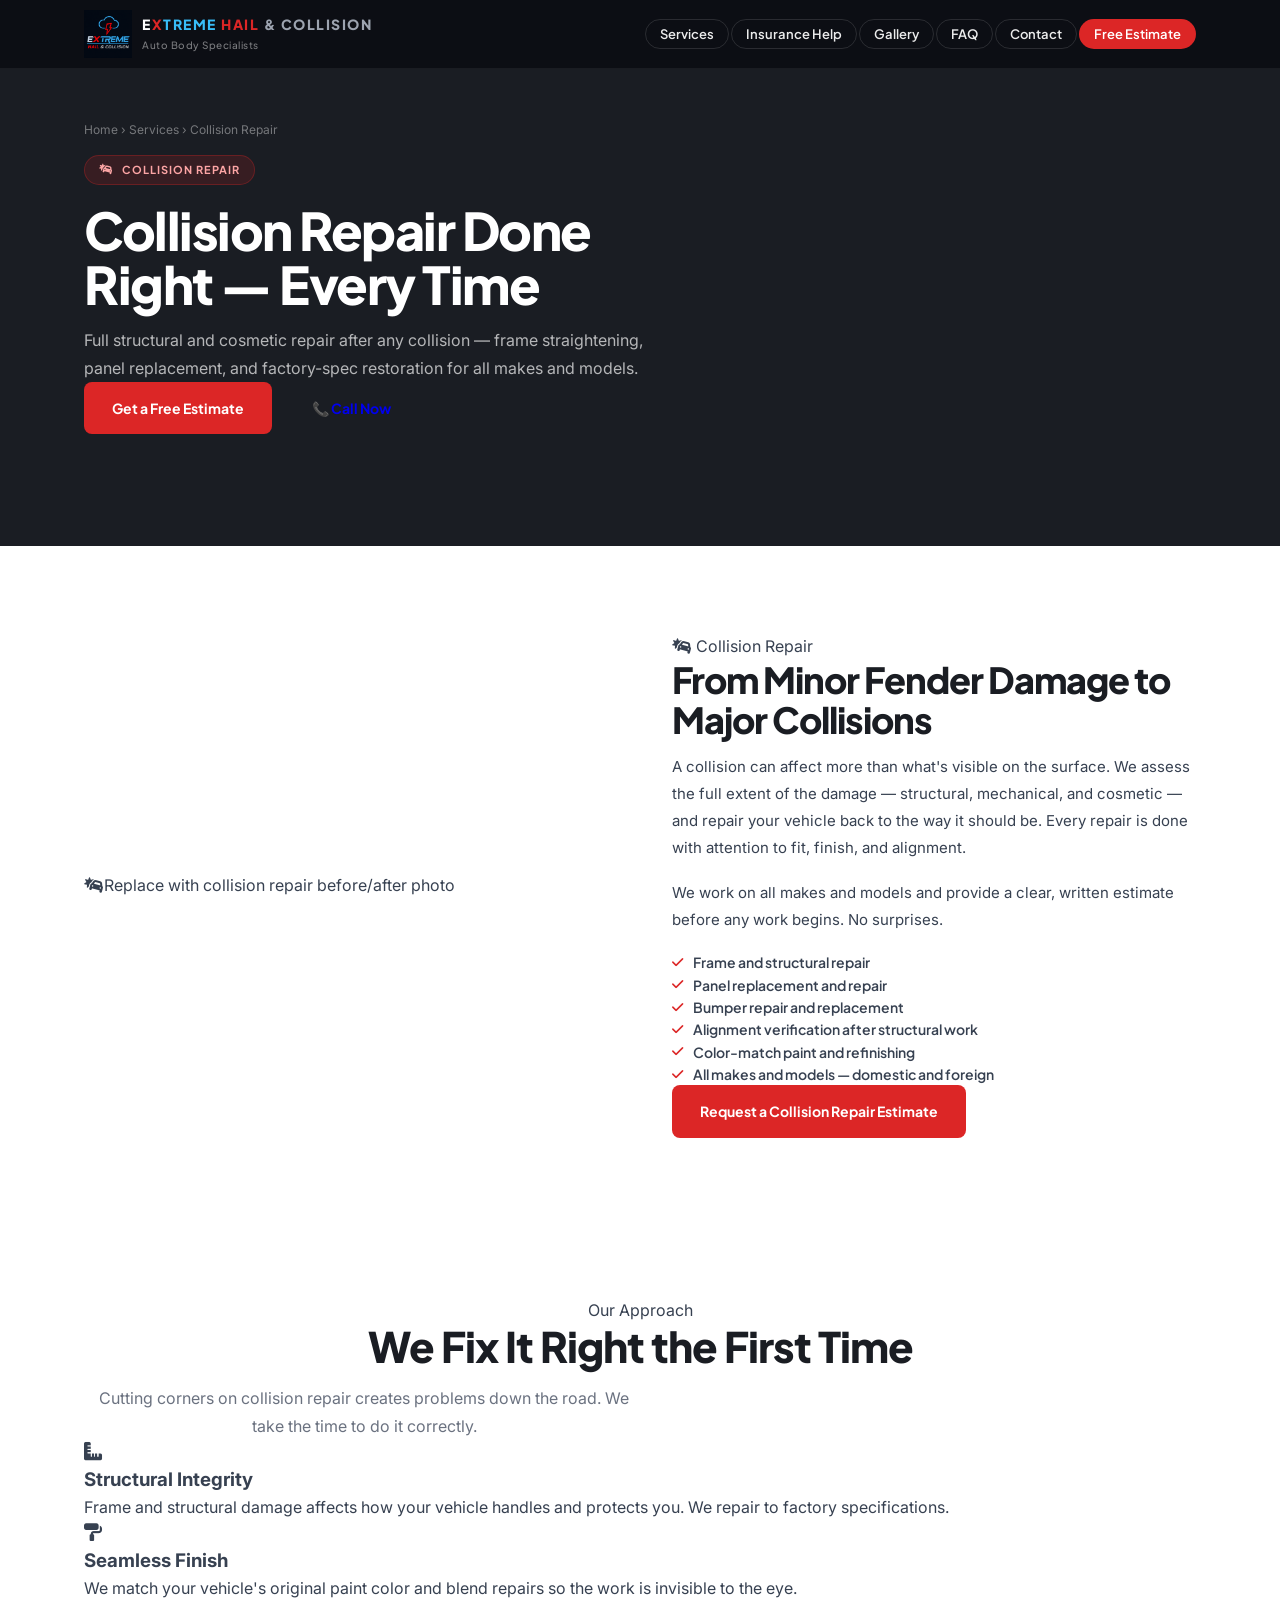
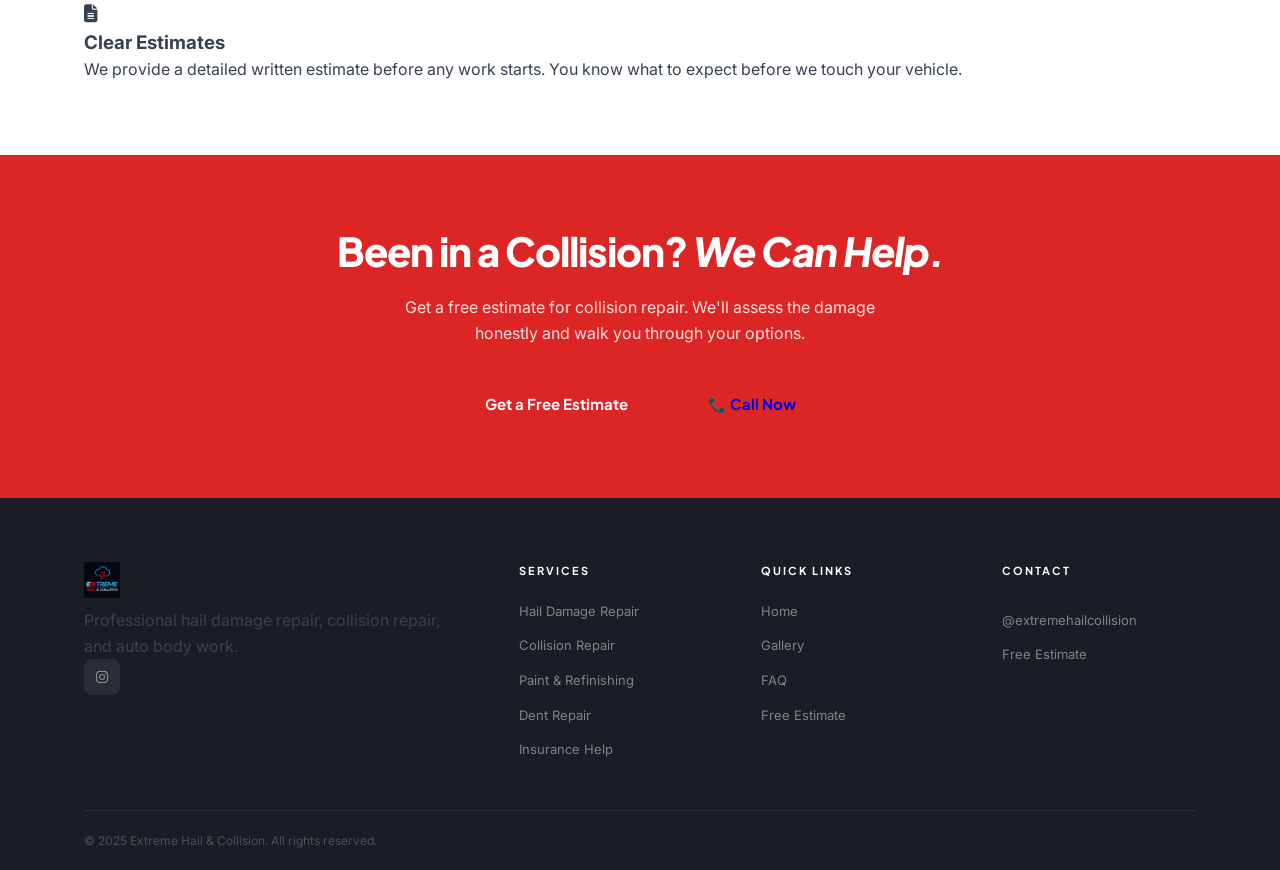
<file: collision-repair.html>
<!DOCTYPE html>
<html lang="en">
<head>
  <meta charset="UTF-8"/><meta name="viewport" content="width=device-width, initial-scale=1.0"/>
  <meta name="description" content="Full collision and auto body repair — frame straightening, panel replacement, and factory-spec restoration for all makes and models. Free estimates."/>
  <title>Collision Repair | Extreme Hail & Collision</title>
    <meta property="og:title" content="Collision Repair — Extreme Hail & Collision"/>
  <meta property="og:description" content="Full collision and auto body repair — frame straightening, panel replacement, and factory-spec restoration for all makes and models. Free estimates."/>
  <meta property="og:type" content="website"/>
  <meta name="robots" content="index, follow"/>
  <meta name="twitter:card" content="summary"/>
  <meta name="twitter:title" content="Collision Repair — Extreme Hail & Collision"/>
  <meta name="twitter:description" content="Full collision and auto body repair — frame straightening, panel replacement, and factory-spec restoration for all makes and models. Free estimates."/>
  <!-- Local Business Schema -->
  <script type="application/ld+json">
  {
    "@context": "https://schema.org",
    "@type": "AutoBodyShop",
    "name": "Extreme Hail & Collision",
    "description": "Professional hail damage repair, collision repair, dent repair, and auto body refinishing. Free estimates. Insurance estimate assistance available.",
    "url": "https://extremehailandcollision.com",
    "telephone": "REPLACE_PHONE",
    "address": {
      "@type": "PostalAddress",
      "addressLocality": "REPLACE_CITY",
      "addressRegion": "REPLACE_STATE",
      "addressCountry": "US"
    },
    "sameAs": ["https://www.instagram.com/extremehailcollision/"],
    "openingHours": "REPLACE_HOURS",
    "priceRange": "$",
    "hasOfferCatalog": {
      "@type": "OfferCatalog",
      "name": "Auto Body Repair Services",
      "itemListElement": [
        {"@type": "Offer", "itemOffered": {"@type": "Service", "name": "Hail Damage Repair"}},
        {"@type": "Offer", "itemOffered": {"@type": "Service", "name": "Collision Repair"}},
        {"@type": "Offer", "itemOffered": {"@type": "Service", "name": "Paint Refinishing"}},
        {"@type": "Offer", "itemOffered": {"@type": "Service", "name": "Paintless Dent Repair"}}
      ]
    }
  }
  </script><link rel="stylesheet" href="css/styles.css"/>
  <link rel="preconnect" href="https://fonts.googleapis.com"/>
  <link href="https://fonts.googleapis.com/css2?family=Plus+Jakarta+Sans:wght@400;500;600;700;800&family=Inter:wght@400;500;600&display=swap" rel="stylesheet"/>
  <link rel="stylesheet" href="https://cdnjs.cloudflare.com/ajax/libs/font-awesome/6.5.1/css/all.min.css"/>
</head>
<body>
<nav class="nav" id="nav"><div class="nav-inner"><a href="index.html" class="logo"><img src="images/1.png" alt="Extreme Hail &amp; Collision" style="height:48px;width:auto;display:block;"/><div style="line-height:1.3;"><span style="font-family:var(--hd);font-size:14px;font-weight:800;letter-spacing:1.5px;text-transform:uppercase;display:block;"><span style="color:white;">E</span><span style="color:#DC2626;">X</span><span style="color:#38BDF8;">TREME</span> <span style="color:#DC2626;">HAIL</span> <span style="color:#9CA3AF;">&amp; COLLISION</span></span><span style="font-size:10px;color:rgba(255,255,255,0.45);letter-spacing:0.5px;font-family:var(--hd);font-weight:500;">Auto Body Specialists</span></div></a><a href="tel:PHONENUMBER" class="nav-phone"><!-- REPLACE: phone --></a><button class="nav-toggle" id="navToggle"><span></span><span></span><span></span></button><ul class="nav-links" id="navLinks"><li><a href="services.html">Services</a></li><li><a href="insurance.html">Insurance Help</a></li><li><a href="gallery.html">Gallery</a></li><li><a href="faq.html">FAQ</a></li><li><a href="contact.html">Contact</a></li><li class="nav-cta"><a href="contact.html">Free Estimate</a></li></ul></div></nav>

<section class="page-hero"><div class="container"><div class="breadcrumb"><a href="index.html">Home</a> › <a href="services.html">Services</a> › Collision Repair</div><div class="page-hero-tag"><i class="fa-solid fa-car-burst"></i> Collision Repair</div><h1>Collision Repair Done<br>Right — Every Time</h1><p>Full structural and cosmetic repair after any collision — frame straightening, panel replacement, and factory-spec restoration for all makes and models.</p><div class="hero-ctas"><a href="contact.html" class="btn btn-red">Get a Free Estimate</a><a href="tel:PHONENUMBER" class="btn btn-ghost">📞 Call Now</a></div></div></section>

<section class="section"><div class="container"><div class="feat-grid anim anim-up">
  <div class="feat-visual"><div class="feat-visual-placeholder"><i class="fa-solid fa-car-burst"></i><span>Replace with collision repair before/after photo</span></div></div>
  <div class="feat-content">
    <div class="feat-badge"><i class="fa-solid fa-car-burst"></i> Collision Repair</div>
    <h2>From Minor Fender Damage to Major Collisions</h2>
    <p>A collision can affect more than what's visible on the surface. We assess the full extent of the damage — structural, mechanical, and cosmetic — and repair your vehicle back to the way it should be. Every repair is done with attention to fit, finish, and alignment.</p>
    <p>We work on all makes and models and provide a clear, written estimate before any work begins. No surprises.</p>
    <div class="feat-list">
      <div class="fc"><i class="fa-solid fa-check"></i> Frame and structural repair</div>
      <div class="fc"><i class="fa-solid fa-check"></i> Panel replacement and repair</div>
      <div class="fc"><i class="fa-solid fa-check"></i> Bumper repair and replacement</div>
      <div class="fc"><i class="fa-solid fa-check"></i> Alignment verification after structural work</div>
      <div class="fc"><i class="fa-solid fa-check"></i> Color-match paint and refinishing</div>
      <div class="fc"><i class="fa-solid fa-check"></i> All makes and models — domestic and foreign</div>
    </div>
    <a href="contact.html" class="btn btn-red">Request a Collision Repair Estimate</a>
  </div>
</div></div></section>

<section class="section bg-alt" style="padding-top:72px;padding-bottom:72px;"><div class="container"><div class="text-center anim anim-up"><span class="tag">Our Approach</span><h2 class="section-h2">We Fix It Right the First Time</h2><p class="section-sub">Cutting corners on collision repair creates problems down the road. We take the time to do it correctly.</p></div><div class="why-grid"><div class="why-card anim anim-up" style="transition-delay:0s"><div class="why-ico"><i class="fa-solid fa-ruler-combined" style="color:var(--blue);font-size:18px;"></i></div><h3>Structural Integrity</h3><p>Frame and structural damage affects how your vehicle handles and protects you. We repair to factory specifications.</p></div><div class="why-card anim anim-up" style="transition-delay:0.07s"><div class="why-ico"><i class="fa-solid fa-paint-roller" style="color:var(--blue);font-size:18px;"></i></div><h3>Seamless Finish</h3><p>We match your vehicle's original paint color and blend repairs so the work is invisible to the eye.</p></div><div class="why-card anim anim-up" style="transition-delay:0.14s"><div class="why-ico"><i class="fa-solid fa-file-lines" style="color:var(--blue);font-size:18px;"></i></div><h3>Clear Estimates</h3><p>We provide a detailed written estimate before any work starts. You know what to expect before we touch your vehicle.</p></div></div></div></section>

<section class="cta-band"><div class="container"><div class="cta-inner"><h2 style="font-family:var(--hd);font-size:clamp(24px,4vw,40px);font-weight:800;color:white;letter-spacing:-1px;margin-bottom:12px;">Been in a Collision? <em>We Can Help.</em></h2><p style="font-size:16px;color:rgba(255,255,255,0.85);max-width:480px;margin:0 auto 28px;">Get a free estimate for collision repair. We'll assess the damage honestly and walk you through your options.</p><div class="btn-cta-row"><a href="contact.html" class="btn btn-red" style="padding:16px 32px;font-size:15px;">Get a Free Estimate</a><a href="tel:PHONENUMBER" class="btn btn-ghost" style="padding:16px 32px;font-size:15px;">📞 Call Now</a></div></div></div></section>

<footer class="footer"><div class="container"><div class="footer-grid"><div><div style="display:flex;align-items:center;gap:10px;margin-bottom:10px;"><img src="images/1.png" alt="Extreme Hail &amp; Collision" style="height:36px;width:auto;"/></div><p class="footer-brand">Professional hail damage repair, collision repair, and auto body work.</p><div class="footer-social"><a href="https://www.instagram.com/extremehailcollision/" target="_blank" rel="noopener" class="f-social"><i class="fa-brands fa-instagram"></i></a></div></div><div class="footer-col"><h4>Services</h4><ul class="footer-links"><li><a href="hail-repair.html">Hail Damage Repair</a></li><li><a href="collision-repair.html">Collision Repair</a></li><li><a href="paint-refinish.html">Paint &amp; Refinishing</a></li><li><a href="dent-repair.html">Dent Repair</a></li><li><a href="insurance.html">Insurance Help</a></li></ul></div><div class="footer-col"><h4>Quick Links</h4><ul class="footer-links"><li><a href="index.html">Home</a></li><li><a href="gallery.html">Gallery</a></li><li><a href="faq.html">FAQ</a></li><li><a href="contact.html">Free Estimate</a></li></ul></div><div class="footer-col"><h4>Contact</h4><ul class="footer-links"><li><a href="tel:PHONENUMBER"><!-- REPLACE --></a></li><li><a href="https://www.instagram.com/extremehailcollision/" target="_blank">@extremehailcollision</a></li><li><a href="contact.html">Free Estimate</a></li></ul></div></div><div class="footer-bottom"><span>© 2025 Extreme Hail &amp; Collision. All rights reserved.</span></div></div></footer>
<a href="contact.html" class="mobile-fab">Free Estimate ⚡</a>
<script src="js/main.js"></script>
</body></html>
</file>
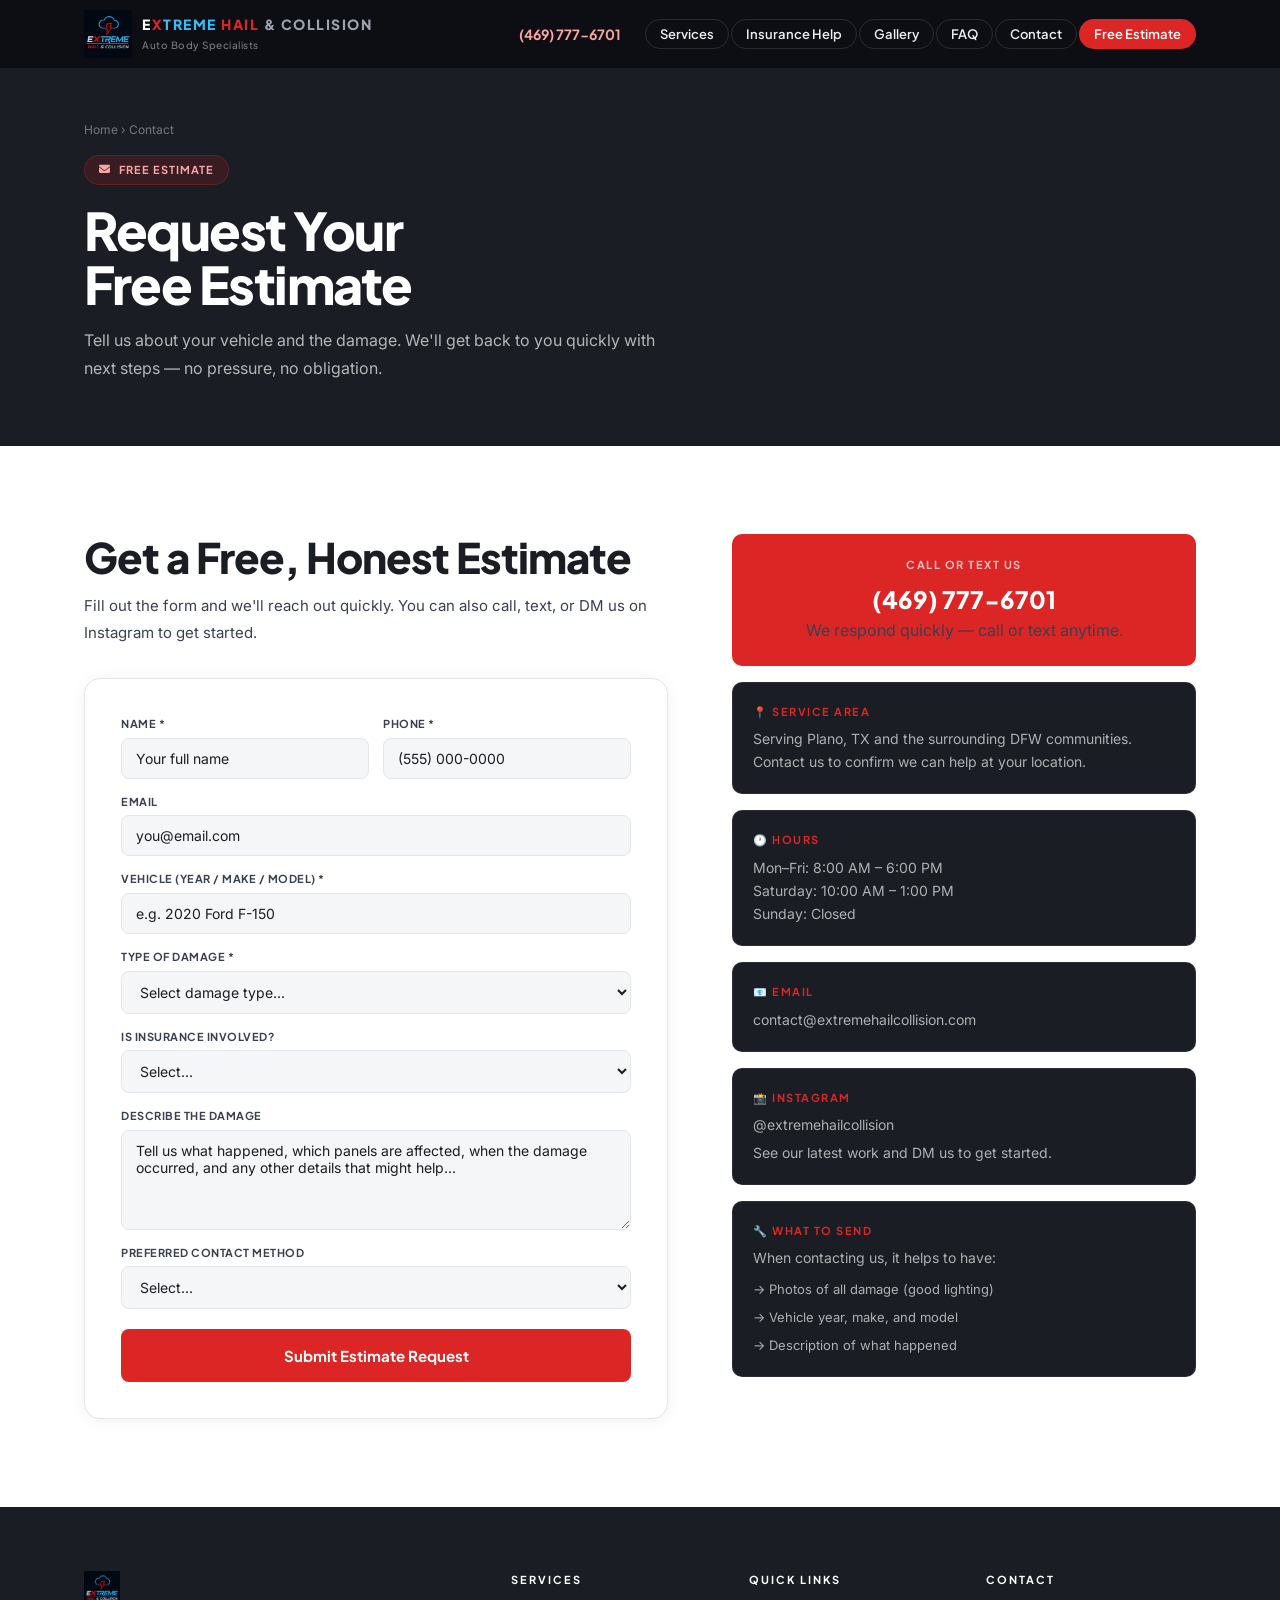
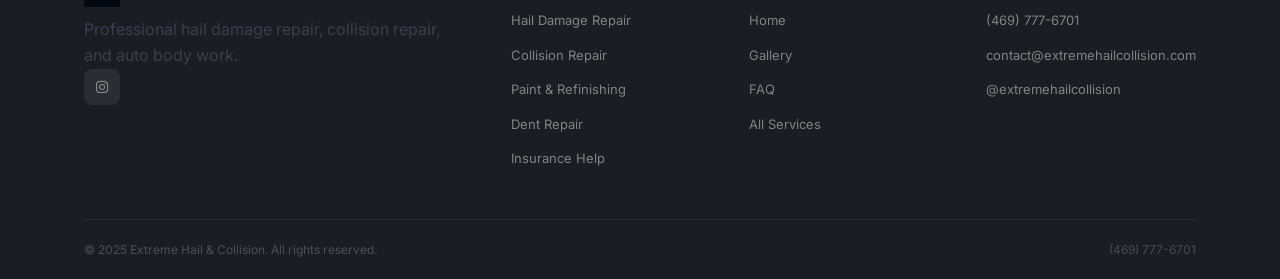
<file: contact.html>
<!DOCTYPE html>
<html lang="en">
<head>
  <meta charset="UTF-8"/><meta name="viewport" content="width=device-width, initial-scale=1.0"/>
  <meta name="description" content="Request a free, no-obligation estimate for hail damage repair, collision repair, or auto body work. Call, text, or fill out our online form today."/>
  <title>Get a Free Estimate | Extreme Hail & Collision</title>
    <meta property="og:title" content="Free Estimate — Extreme Hail & Collision"/>
  <meta property="og:description" content="Request a free, no-obligation estimate for hail damage repair, collision repair, or auto body work. Call, text, or fill out our online form today."/>
  <meta property="og:type" content="website"/>
  <meta name="robots" content="index, follow"/>
  <meta name="twitter:card" content="summary"/>
  <meta name="twitter:title" content="Free Estimate — Extreme Hail & Collision"/>
  <meta name="twitter:description" content="Request a free, no-obligation estimate for hail damage repair, collision repair, or auto body work. Call, text, or fill out our online form today."/>
  <!-- Local Business Schema -->
  <script type="application/ld+json">
  {
    "@context": "https://schema.org",
    "@type": "AutoBodyShop",
    "name": "Extreme Hail & Collision",
    "description": "Professional hail damage repair, collision repair, dent repair, and auto body refinishing. Free estimates. Insurance estimate assistance available.",
    "url": "https://extremehailandcollision.com",
    "telephone": "REPLACE_PHONE",
    "address": {
      "@type": "PostalAddress",
      "addressLocality": "REPLACE_CITY",
      "addressRegion": "REPLACE_STATE",
      "addressCountry": "US"
    },
    "sameAs": ["https://www.instagram.com/extremehailcollision/"],
    "openingHours": "REPLACE_HOURS",
    "priceRange": "$",
    "hasOfferCatalog": {
      "@type": "OfferCatalog",
      "name": "Auto Body Repair Services",
      "itemListElement": [
        {"@type": "Offer", "itemOffered": {"@type": "Service", "name": "Hail Damage Repair"}},
        {"@type": "Offer", "itemOffered": {"@type": "Service", "name": "Collision Repair"}},
        {"@type": "Offer", "itemOffered": {"@type": "Service", "name": "Paint Refinishing"}},
        {"@type": "Offer", "itemOffered": {"@type": "Service", "name": "Paintless Dent Repair"}}
      ]
    }
  }
  </script><link rel="stylesheet" href="css/styles.css"/>
  <link rel="preconnect" href="https://fonts.googleapis.com"/>
  <link href="https://fonts.googleapis.com/css2?family=Plus+Jakarta+Sans:wght@400;500;600;700;800&family=Inter:wght@400;500;600&display=swap" rel="stylesheet"/>
  <link rel="stylesheet" href="https://cdnjs.cloudflare.com/ajax/libs/font-awesome/6.5.1/css/all.min.css"/>
</head>
<body>
<nav class="nav" id="nav"><div class="nav-inner"><a href="index.html" class="logo"><img src="images/1.png" alt="Extreme Hail &amp; Collision" style="height:48px;width:auto;display:block;"/><div style="line-height:1.3;"><span style="font-family:var(--hd);font-size:14px;font-weight:800;letter-spacing:1.5px;text-transform:uppercase;display:block;"><span style="color:white;">E</span><span style="color:#DC2626;">X</span><span style="color:#38BDF8;">TREME</span> <span style="color:#DC2626;">HAIL</span> <span style="color:#9CA3AF;">&amp; COLLISION</span></span><span style="font-size:10px;color:rgba(255,255,255,0.45);letter-spacing:0.5px;font-family:var(--hd);font-weight:500;">Auto Body Specialists</span></div></a><a href="tel:4697776701" class="nav-phone">(469) 777-6701</a><button class="nav-toggle" id="navToggle"><span></span><span></span><span></span></button><ul class="nav-links" id="navLinks"><li><a href="services.html">Services</a></li><li><a href="insurance.html">Insurance Help</a></li><li><a href="gallery.html">Gallery</a></li><li><a href="faq.html">FAQ</a></li><li><a href="contact.html">Contact</a></li><li class="nav-cta"><a href="contact.html">Free Estimate</a></li></ul></div></nav>

<section class="page-hero"><div class="container"><div class="breadcrumb"><a href="index.html">Home</a> › Contact</div><div class="page-hero-tag"><i class="fa-solid fa-envelope"></i> Free Estimate</div><h1>Request Your<br>Free Estimate</h1><p>Tell us about your vehicle and the damage. We'll get back to you quickly with next steps — no pressure, no obligation.</p></div></section>

<section class="section"><div class="container">
  <div class="quote-grid">
    <div class="anim anim-left">
      <h2 class="section-h2" style="margin-bottom:12px;">Get a Free, Honest Estimate</h2>
      <p style="color:var(--g400);font-size:15px;line-height:1.8;margin-bottom:32px;">Fill out the form and we'll reach out quickly. You can also call, text, or DM us on Instagram to get started.</p>
      <div class="quote-form-card">
        <form action="https://formspree.io/f/YOUR_FORMSPREE_ID" method="POST" id="estimateForm"><!-- REPLACE: Formspree ID -->
          <div class="form-grid">
            <div class="form-group"><label>Name *</label><input type="text" name="name" required placeholder="Your full name"/></div>
            <div class="form-group"><label>Phone *</label><input type="tel" name="phone" required placeholder="(555) 000-0000"/></div>
            <div class="form-group full"><label>Email</label><input type="email" name="email" placeholder="you@email.com"/></div>
            <div class="form-group full"><label>Vehicle (Year / Make / Model) *</label><input type="text" name="vehicle" required placeholder="e.g. 2020 Ford F-150"/></div>
            <div class="form-group full"><label>Type of Damage *</label>
              <select name="damage_type" required>
                <option value="">Select damage type...</option>
                <option>Hail Damage</option>
                <option>Collision Damage</option>
                <option>Dent(s) — No Paint Damage</option>
                <option>Paint Damage / Scratches</option>
                <option>Multiple Types of Damage</option>
                <option>Not Sure — Need Assessment</option>
              </select>
            </div>
            <div class="form-group full"><label>Is Insurance Involved?</label>
              <select name="insurance">
                <option value="">Select...</option>
                <option>Yes — I have a claim in progress</option>
                <option>Yes — I'm considering filing a claim</option>
                <option>No — Paying out of pocket</option>
                <option>Not sure yet</option>
              </select>
            </div>
            <div class="form-group full"><label>Describe the Damage</label><textarea name="message" placeholder="Tell us what happened, which panels are affected, when the damage occurred, and any other details that might help..."></textarea></div>
            <div class="form-group full"><label>Preferred Contact Method</label>
              <select name="contact_method">
                <option value="">Select...</option>
                <option>Phone Call</option>
                <option>Text Message</option>
                <option>Email</option>
                <option>Instagram DM</option>
              </select>
            </div>
          </div>
          <button type="submit" class="btn btn-red" style="width:100%;justify-content:center;margin-top:20px;padding:15px;font-size:15px;">Submit Estimate Request</button>
          <p id="formMsg" style="margin-top:12px;font-size:13px;color:var(--blue);display:none;text-align:center;">✓ Request received! We'll be in touch shortly.</p>
        </form>
      </div>
    </div>
    <div class="quote-info anim anim-right">
      <div class="qi-phone">
        <h3>Call or Text Us</h3>
        <a href="tel:4697776701">(469) 777-6701</a>
        <p>We respond quickly — call or text anytime.</p>
      </div>
      <div class="qi-card"><h3>📍 Service Area</h3><p>Serving Plano, TX and the surrounding DFW communities. Contact us to confirm we can help at your location.</p></div>
      <div class="qi-card"><h3>🕐 Hours</h3><p>Mon–Fri: 8:00 AM – 6:00 PM<br>Saturday: 10:00 AM – 1:00 PM<br>Sunday: Closed</p></div>
      <div class="qi-card"><h3>📧 Email</h3><a href="mailto:contact@extremehailcollision.com">contact@extremehailcollision.com</a></div>
      <div class="qi-card"><h3>📸 Instagram</h3><a href="https://www.instagram.com/extremehailcollision/" target="_blank" rel="noopener">@extremehailcollision</a><p style="margin-top:4px;">See our latest work and DM us to get started.</p></div>
      <div class="qi-card"><h3>🔧 What to Send</h3>
        <p>When contacting us, it helps to have:</p>
        <ul style="list-style:none;display:flex;flex-direction:column;gap:7px;margin-top:10px;">
          <li style="font-size:13px;color:rgba(255,255,255,0.65);">→ Photos of all damage (good lighting)</li>
          <li style="font-size:13px;color:rgba(255,255,255,0.65);">→ Vehicle year, make, and model</li>
          <li style="font-size:13px;color:rgba(255,255,255,0.65);">→ Description of what happened</li>
        </ul>
      </div>
    </div>
  </div>
</div></section>

<footer class="footer"><div class="container"><div class="footer-grid"><div><div style="display:flex;align-items:center;gap:10px;margin-bottom:10px;"><img src="images/1.png" alt="Extreme Hail &amp; Collision" style="height:36px;width:auto;"/></div><p class="footer-brand">Professional hail damage repair, collision repair, and auto body work.</p><div class="footer-social"><a href="https://www.instagram.com/extremehailcollision/" target="_blank" rel="noopener" class="f-social"><i class="fa-brands fa-instagram"></i></a></div></div><div class="footer-col"><h4>Services</h4><ul class="footer-links"><li><a href="hail-repair.html">Hail Damage Repair</a></li><li><a href="collision-repair.html">Collision Repair</a></li><li><a href="paint-refinish.html">Paint &amp; Refinishing</a></li><li><a href="dent-repair.html">Dent Repair</a></li><li><a href="insurance.html">Insurance Help</a></li></ul></div><div class="footer-col"><h4>Quick Links</h4><ul class="footer-links"><li><a href="index.html">Home</a></li><li><a href="gallery.html">Gallery</a></li><li><a href="faq.html">FAQ</a></li><li><a href="services.html">All Services</a></li></ul></div><div class="footer-col"><h4>Contact</h4><ul class="footer-links"><li><a href="tel:4697776701">(469) 777-6701</a></li><li><a href="mailto:contact@extremehailcollision.com">contact@extremehailcollision.com</a></li><li><a href="https://www.instagram.com/extremehailcollision/" target="_blank">@extremehailcollision</a></li></ul></div></div><div class="footer-bottom"><span>© 2025 Extreme Hail &amp; Collision. All rights reserved.</span><a href="tel:4697776701" style="color:rgba(255,255,255,0.2);text-decoration:none;">(469) 777-6701</a></div></div></footer>
<a href="tel:4697776701" class="mobile-fab">📞 Call Now</a>
<script src="js/main.js"></script>
<script>
  document.getElementById('estimateForm').addEventListener('submit', async e => {
    e.preventDefault();
    const form = e.target, msg = document.getElementById('formMsg'), btn = form.querySelector('button[type=submit]');
    btn.textContent = 'Sending...'; btn.disabled = true;
    try {
      const res = await fetch(form.action, { method: 'POST', body: new FormData(form), headers: { Accept: 'application/json' } });
      if (res.ok) { form.reset(); msg.style.display = 'block'; }
      else { msg.textContent = 'Something went wrong. Please call or DM us directly.'; msg.style.color = '#FF4444'; msg.style.display = 'block'; }
    } catch { msg.textContent = 'Something went wrong. Please call or DM us directly.'; msg.style.color = '#FF4444'; msg.style.display = 'block'; }
    btn.textContent = 'Submit Estimate Request'; btn.disabled = false;
  });
</script>
</body></html>
</file>
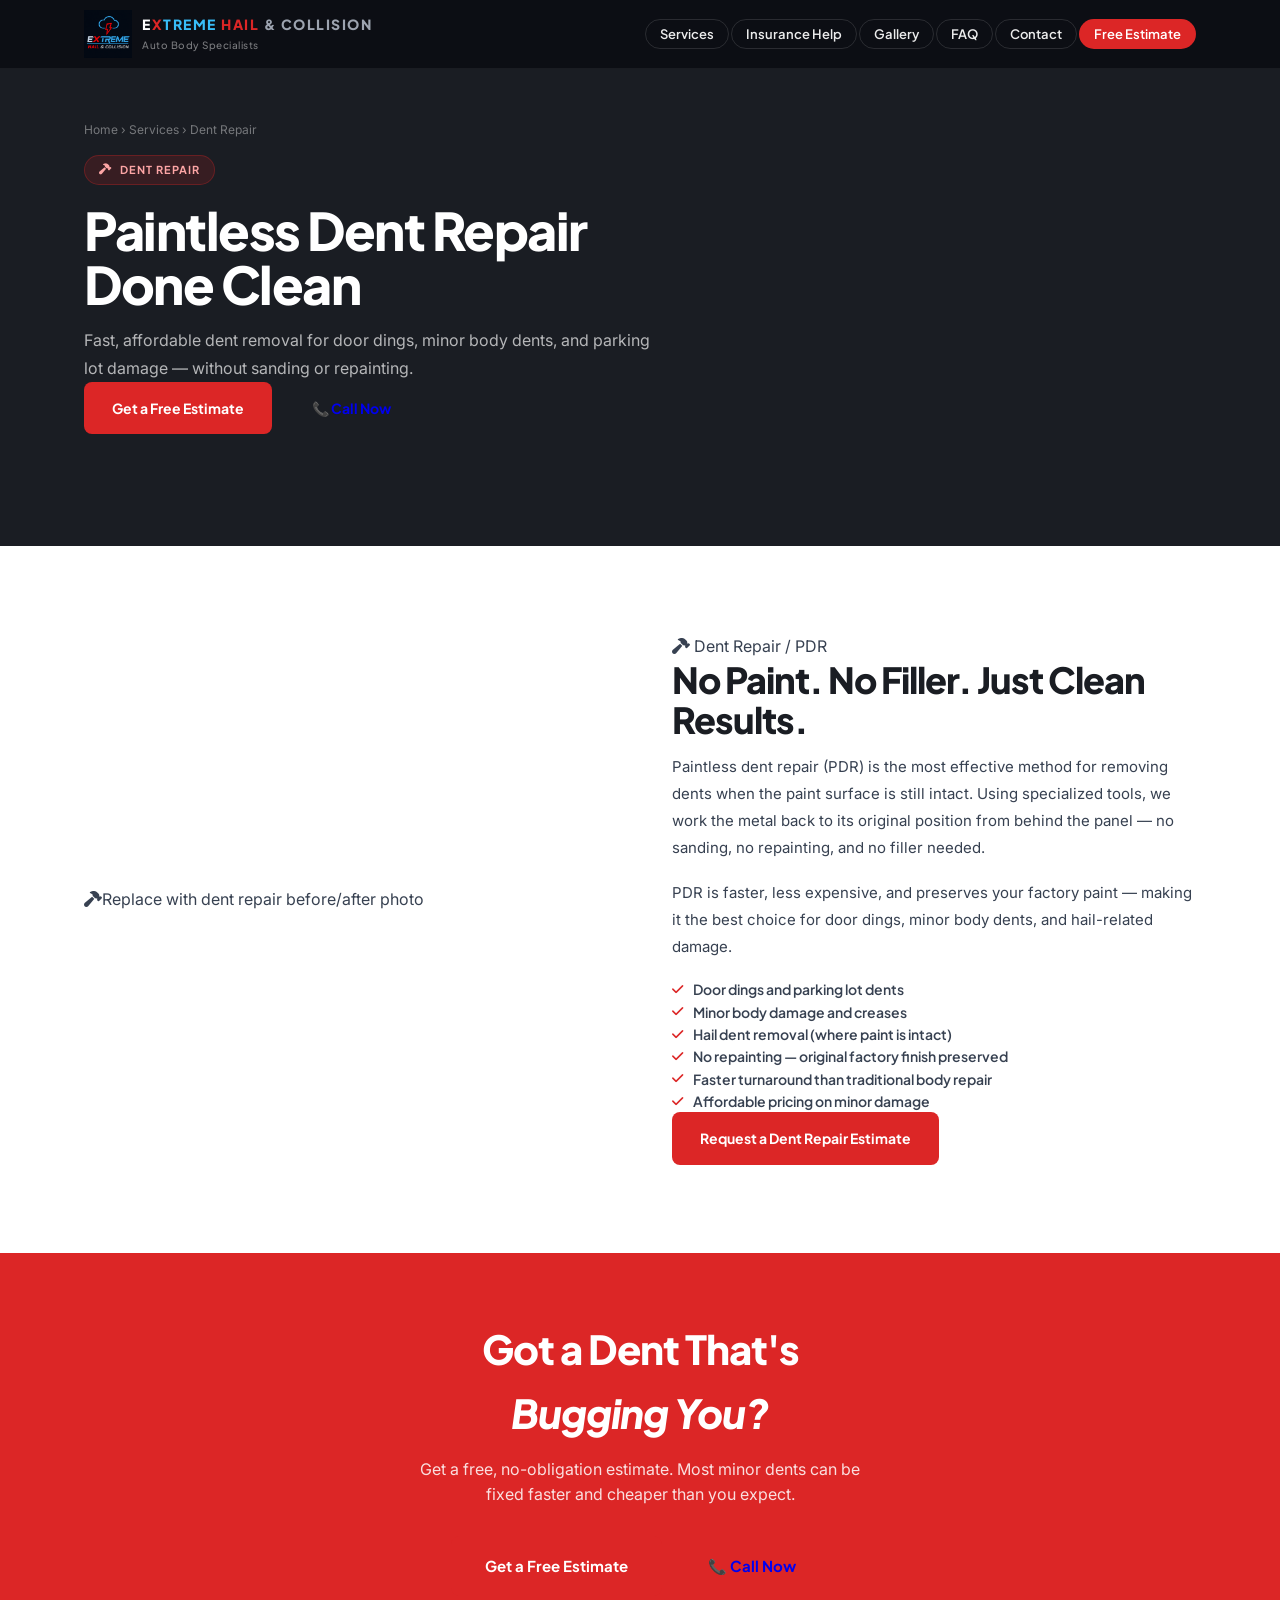
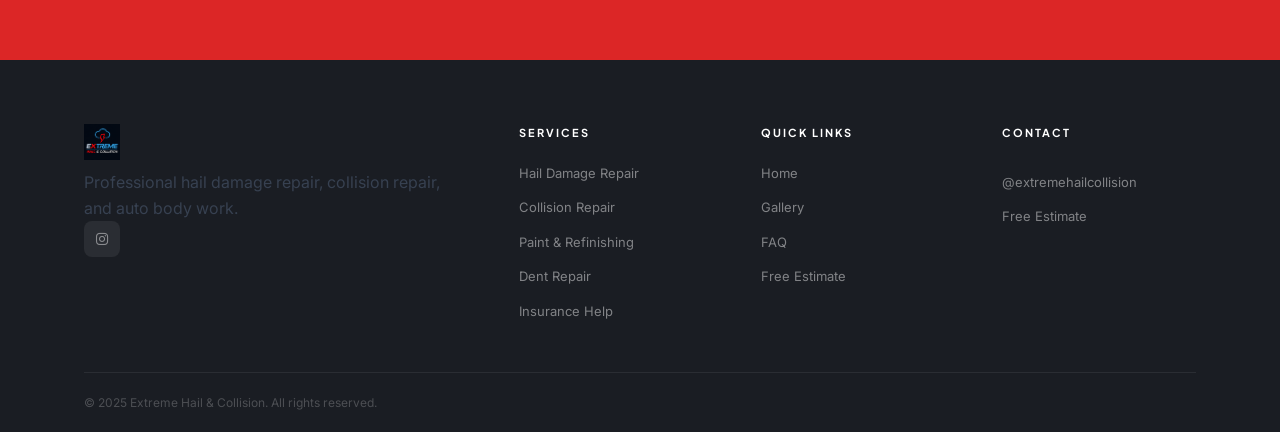
<file: dent-repair.html>
<!DOCTYPE html>
<html lang="en">
<head>
  <meta charset="UTF-8"/><meta name="viewport" content="width=device-width, initial-scale=1.0"/>
  <meta name="description" content="Paintless dent repair (PDR) for door dings, parking lot dents, and minor body damage — without sanding or repainting. Fast turnaround. Free estimates."/>
  <title>Dent Repair & Paintless Dent Removal | Extreme Hail & Collision</title>
    <meta property="og:title" content="Dent Repair (PDR) — Extreme Hail & Collision"/>
  <meta property="og:description" content="Paintless dent repair (PDR) for door dings, parking lot dents, and minor body damage — without sanding or repainting. Fast turnaround. Free estimates."/>
  <meta property="og:type" content="website"/>
  <meta name="robots" content="index, follow"/>
  <meta name="twitter:card" content="summary"/>
  <meta name="twitter:title" content="Dent Repair (PDR) — Extreme Hail & Collision"/>
  <meta name="twitter:description" content="Paintless dent repair (PDR) for door dings, parking lot dents, and minor body damage — without sanding or repainting. Fast turnaround. Free estimates."/>
  <!-- Local Business Schema -->
  <script type="application/ld+json">
  {
    "@context": "https://schema.org",
    "@type": "AutoBodyShop",
    "name": "Extreme Hail & Collision",
    "description": "Professional hail damage repair, collision repair, dent repair, and auto body refinishing. Free estimates. Insurance estimate assistance available.",
    "url": "https://extremehailandcollision.com",
    "telephone": "REPLACE_PHONE",
    "address": {
      "@type": "PostalAddress",
      "addressLocality": "REPLACE_CITY",
      "addressRegion": "REPLACE_STATE",
      "addressCountry": "US"
    },
    "sameAs": ["https://www.instagram.com/extremehailcollision/"],
    "openingHours": "REPLACE_HOURS",
    "priceRange": "$",
    "hasOfferCatalog": {
      "@type": "OfferCatalog",
      "name": "Auto Body Repair Services",
      "itemListElement": [
        {"@type": "Offer", "itemOffered": {"@type": "Service", "name": "Hail Damage Repair"}},
        {"@type": "Offer", "itemOffered": {"@type": "Service", "name": "Collision Repair"}},
        {"@type": "Offer", "itemOffered": {"@type": "Service", "name": "Paint Refinishing"}},
        {"@type": "Offer", "itemOffered": {"@type": "Service", "name": "Paintless Dent Repair"}}
      ]
    }
  }
  </script><link rel="stylesheet" href="css/styles.css"/>
  <link rel="preconnect" href="https://fonts.googleapis.com"/>
  <link href="https://fonts.googleapis.com/css2?family=Plus+Jakarta+Sans:wght@400;500;600;700;800&family=Inter:wght@400;500;600&display=swap" rel="stylesheet"/>
  <link rel="stylesheet" href="https://cdnjs.cloudflare.com/ajax/libs/font-awesome/6.5.1/css/all.min.css"/>
</head>
<body>
<nav class="nav" id="nav"><div class="nav-inner"><a href="index.html" class="logo"><img src="images/1.png" alt="Extreme Hail &amp; Collision" style="height:48px;width:auto;display:block;"/><div style="line-height:1.3;"><span style="font-family:var(--hd);font-size:14px;font-weight:800;letter-spacing:1.5px;text-transform:uppercase;display:block;"><span style="color:white;">E</span><span style="color:#DC2626;">X</span><span style="color:#38BDF8;">TREME</span> <span style="color:#DC2626;">HAIL</span> <span style="color:#9CA3AF;">&amp; COLLISION</span></span><span style="font-size:10px;color:rgba(255,255,255,0.45);letter-spacing:0.5px;font-family:var(--hd);font-weight:500;">Auto Body Specialists</span></div></a><a href="tel:PHONENUMBER" class="nav-phone"><!-- REPLACE: phone --></a><button class="nav-toggle" id="navToggle"><span></span><span></span><span></span></button><ul class="nav-links" id="navLinks"><li><a href="services.html">Services</a></li><li><a href="insurance.html">Insurance Help</a></li><li><a href="gallery.html">Gallery</a></li><li><a href="faq.html">FAQ</a></li><li><a href="contact.html">Contact</a></li><li class="nav-cta"><a href="contact.html">Free Estimate</a></li></ul></div></nav>

<section class="page-hero"><div class="container"><div class="breadcrumb"><a href="index.html">Home</a> › <a href="services.html">Services</a> › Dent Repair</div><div class="page-hero-tag"><i class="fa-solid fa-hammer"></i> Dent Repair</div><h1>Paintless Dent Repair<br>Done Clean</h1><p>Fast, affordable dent removal for door dings, minor body dents, and parking lot damage — without sanding or repainting.</p><div class="hero-ctas"><a href="contact.html" class="btn btn-red">Get a Free Estimate</a><a href="tel:PHONENUMBER" class="btn btn-ghost">📞 Call Now</a></div></div></section>

<section class="section"><div class="container"><div class="feat-grid anim anim-up">
  <div class="feat-visual"><div class="feat-visual-placeholder"><i class="fa-solid fa-hammer"></i><span>Replace with dent repair before/after photo</span></div></div>
  <div class="feat-content">
    <div class="feat-badge"><i class="fa-solid fa-hammer"></i> Dent Repair / PDR</div>
    <h2>No Paint. No Filler. Just Clean Results.</h2>
    <p>Paintless dent repair (PDR) is the most effective method for removing dents when the paint surface is still intact. Using specialized tools, we work the metal back to its original position from behind the panel — no sanding, no repainting, and no filler needed.</p>
    <p>PDR is faster, less expensive, and preserves your factory paint — making it the best choice for door dings, minor body dents, and hail-related damage.</p>
    <div class="feat-list">
      <div class="fc"><i class="fa-solid fa-check"></i> Door dings and parking lot dents</div>
      <div class="fc"><i class="fa-solid fa-check"></i> Minor body damage and creases</div>
      <div class="fc"><i class="fa-solid fa-check"></i> Hail dent removal (where paint is intact)</div>
      <div class="fc"><i class="fa-solid fa-check"></i> No repainting — original factory finish preserved</div>
      <div class="fc"><i class="fa-solid fa-check"></i> Faster turnaround than traditional body repair</div>
      <div class="fc"><i class="fa-solid fa-check"></i> Affordable pricing on minor damage</div>
    </div>
    <a href="contact.html" class="btn btn-red">Request a Dent Repair Estimate</a>
  </div>
</div></div></section>

<section class="cta-band"><div class="container"><div class="cta-inner"><h2 style="font-family:var(--hd);font-size:clamp(24px,4vw,40px);font-weight:800;color:white;letter-spacing:-1px;margin-bottom:12px;">Got a Dent That's<br><em>Bugging You?</em></h2><p style="font-size:16px;color:rgba(255,255,255,0.85);max-width:480px;margin:0 auto 28px;">Get a free, no-obligation estimate. Most minor dents can be fixed faster and cheaper than you expect.</p><div class="btn-cta-row"><a href="contact.html" class="btn btn-red" style="padding:16px 32px;font-size:15px;">Get a Free Estimate</a><a href="tel:PHONENUMBER" class="btn btn-ghost" style="padding:16px 32px;font-size:15px;">📞 Call Now</a></div></div></div></section>

<footer class="footer"><div class="container"><div class="footer-grid"><div><div style="display:flex;align-items:center;gap:10px;margin-bottom:10px;"><img src="images/1.png" alt="Extreme Hail &amp; Collision" style="height:36px;width:auto;"/></div><p class="footer-brand">Professional hail damage repair, collision repair, and auto body work.</p><div class="footer-social"><a href="https://www.instagram.com/extremehailcollision/" target="_blank" rel="noopener" class="f-social"><i class="fa-brands fa-instagram"></i></a></div></div><div class="footer-col"><h4>Services</h4><ul class="footer-links"><li><a href="hail-repair.html">Hail Damage Repair</a></li><li><a href="collision-repair.html">Collision Repair</a></li><li><a href="paint-refinish.html">Paint &amp; Refinishing</a></li><li><a href="dent-repair.html">Dent Repair</a></li><li><a href="insurance.html">Insurance Help</a></li></ul></div><div class="footer-col"><h4>Quick Links</h4><ul class="footer-links"><li><a href="index.html">Home</a></li><li><a href="gallery.html">Gallery</a></li><li><a href="faq.html">FAQ</a></li><li><a href="contact.html">Free Estimate</a></li></ul></div><div class="footer-col"><h4>Contact</h4><ul class="footer-links"><li><a href="tel:PHONENUMBER"><!-- REPLACE --></a></li><li><a href="https://www.instagram.com/extremehailcollision/" target="_blank">@extremehailcollision</a></li><li><a href="contact.html">Free Estimate</a></li></ul></div></div><div class="footer-bottom"><span>© 2025 Extreme Hail &amp; Collision. All rights reserved.</span></div></div></footer>
<a href="contact.html" class="mobile-fab">Free Estimate ⚡</a>
<script src="js/main.js"></script>
</body></html>
</file>
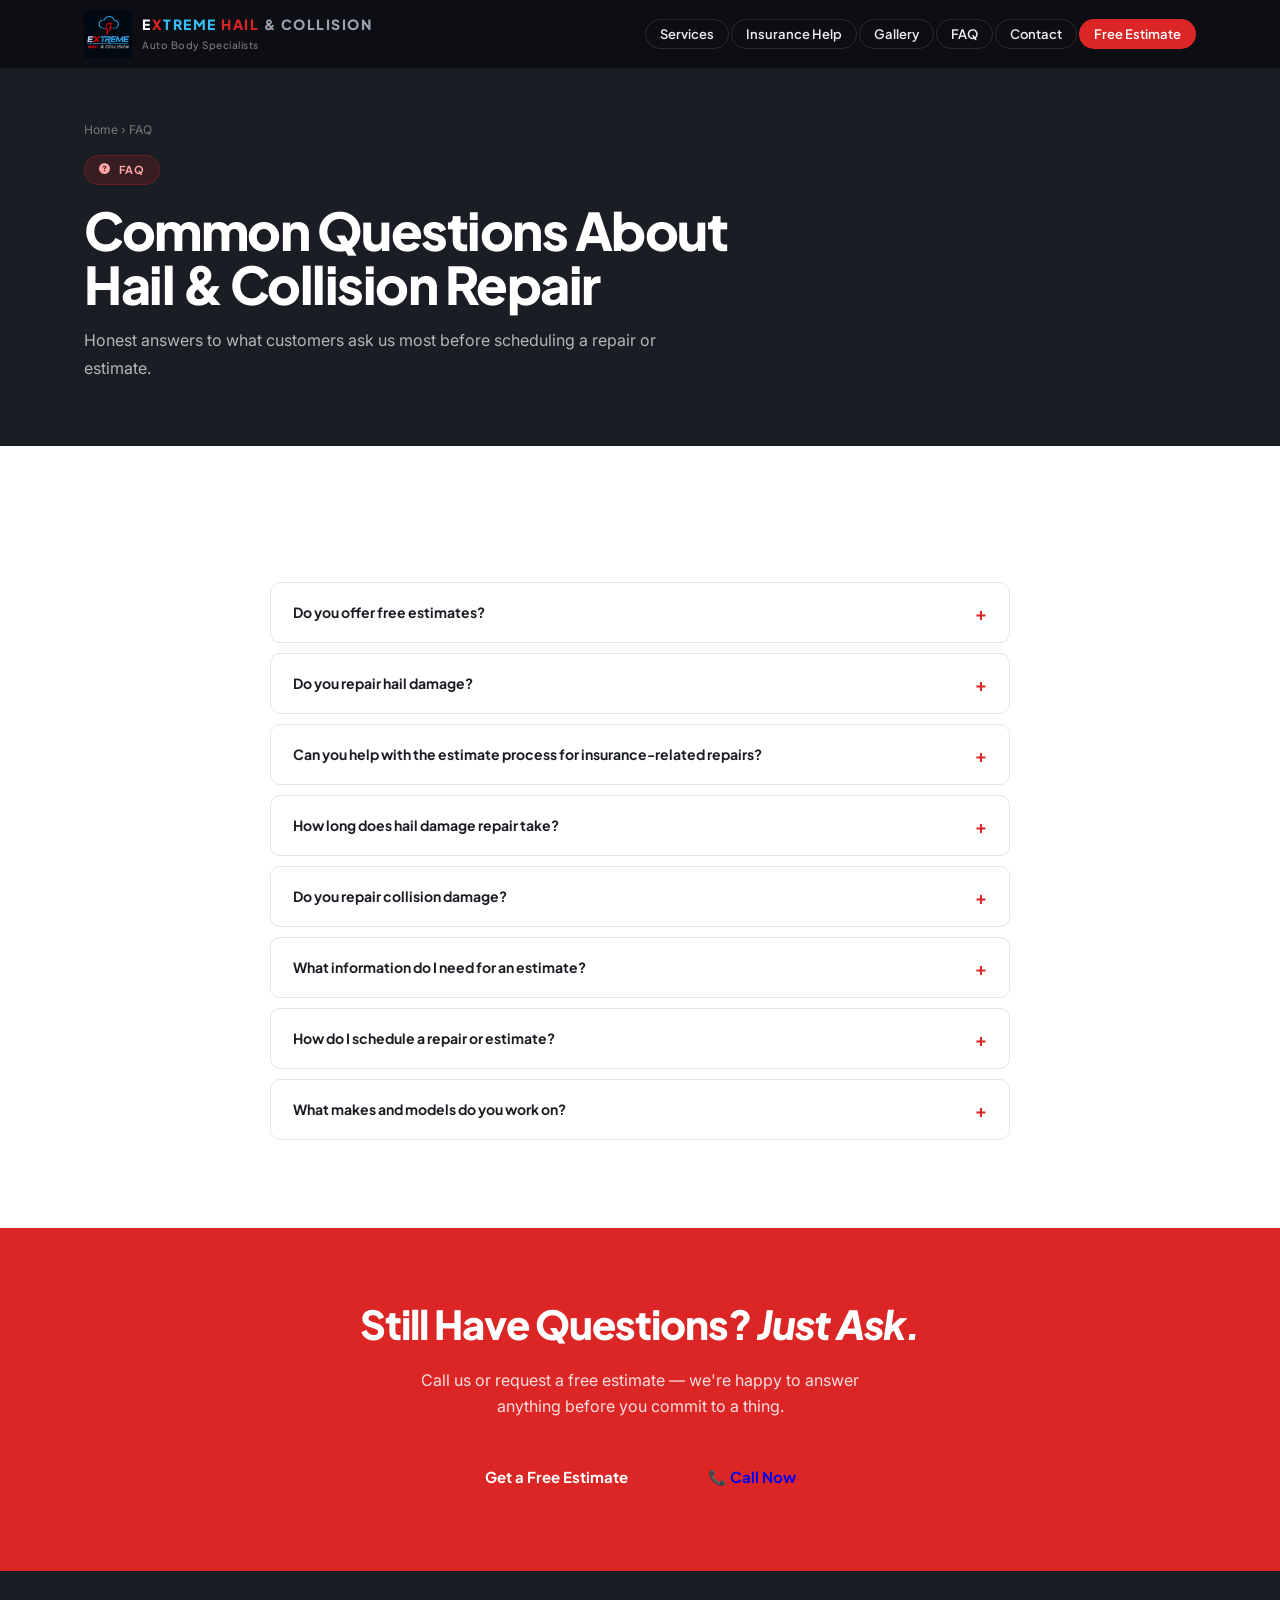
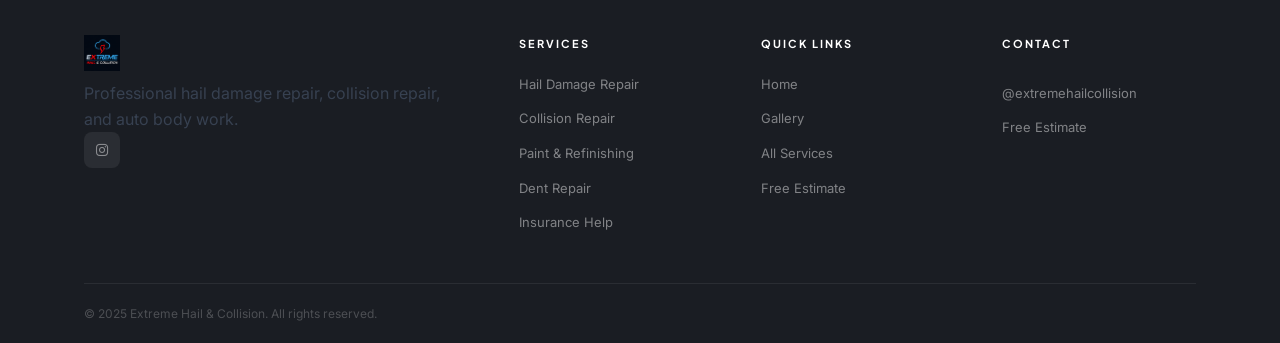
<file: faq.html>
<!DOCTYPE html>
<html lang="en">
<head>
  <meta charset="UTF-8"/><meta name="viewport" content="width=device-width, initial-scale=1.0"/>
  <meta name="description" content="Common questions about hail damage repair, collision repair, free estimates, and the repair process. Honest answers from a real local auto body shop."/>
  <title>FAQ — Hail Damage & Auto Body Repair Questions | Extreme Hail & Collision</title>
    <meta property="og:title" content="FAQ — Extreme Hail & Collision"/>
  <meta property="og:description" content="Common questions about hail damage repair, collision repair, free estimates, and the repair process. Honest answers from a real local auto body shop."/>
  <meta property="og:type" content="website"/>
  <meta name="robots" content="index, follow"/>
  <meta name="twitter:card" content="summary"/>
  <meta name="twitter:title" content="FAQ — Extreme Hail & Collision"/>
  <meta name="twitter:description" content="Common questions about hail damage repair, collision repair, free estimates, and the repair process. Honest answers from a real local auto body shop."/>
  <!-- Local Business Schema -->
  <script type="application/ld+json">
  {
    "@context": "https://schema.org",
    "@type": "AutoBodyShop",
    "name": "Extreme Hail & Collision",
    "description": "Professional hail damage repair, collision repair, dent repair, and auto body refinishing. Free estimates. Insurance estimate assistance available.",
    "url": "https://extremehailandcollision.com",
    "telephone": "REPLACE_PHONE",
    "address": {
      "@type": "PostalAddress",
      "addressLocality": "REPLACE_CITY",
      "addressRegion": "REPLACE_STATE",
      "addressCountry": "US"
    },
    "sameAs": ["https://www.instagram.com/extremehailcollision/"],
    "openingHours": "REPLACE_HOURS",
    "priceRange": "$",
    "hasOfferCatalog": {
      "@type": "OfferCatalog",
      "name": "Auto Body Repair Services",
      "itemListElement": [
        {"@type": "Offer", "itemOffered": {"@type": "Service", "name": "Hail Damage Repair"}},
        {"@type": "Offer", "itemOffered": {"@type": "Service", "name": "Collision Repair"}},
        {"@type": "Offer", "itemOffered": {"@type": "Service", "name": "Paint Refinishing"}},
        {"@type": "Offer", "itemOffered": {"@type": "Service", "name": "Paintless Dent Repair"}}
      ]
    }
  }
  </script><link rel="stylesheet" href="css/styles.css"/>
  <link rel="preconnect" href="https://fonts.googleapis.com"/>
  <link href="https://fonts.googleapis.com/css2?family=Plus+Jakarta+Sans:wght@400;500;600;700;800&family=Inter:wght@400;500;600&display=swap" rel="stylesheet"/>
  <link rel="stylesheet" href="https://cdnjs.cloudflare.com/ajax/libs/font-awesome/6.5.1/css/all.min.css"/>
</head>
<body>
<nav class="nav" id="nav"><div class="nav-inner"><a href="index.html" class="logo"><img src="images/1.png" alt="Extreme Hail &amp; Collision" style="height:48px;width:auto;display:block;"/><div style="line-height:1.3;"><span style="font-family:var(--hd);font-size:14px;font-weight:800;letter-spacing:1.5px;text-transform:uppercase;display:block;"><span style="color:white;">E</span><span style="color:#DC2626;">X</span><span style="color:#38BDF8;">TREME</span> <span style="color:#DC2626;">HAIL</span> <span style="color:#9CA3AF;">&amp; COLLISION</span></span><span style="font-size:10px;color:rgba(255,255,255,0.45);letter-spacing:0.5px;font-family:var(--hd);font-weight:500;">Auto Body Specialists</span></div></a><a href="tel:PHONENUMBER" class="nav-phone"><!-- REPLACE: phone --></a><button class="nav-toggle" id="navToggle"><span></span><span></span><span></span></button><ul class="nav-links" id="navLinks"><li><a href="services.html">Services</a></li><li><a href="insurance.html">Insurance Help</a></li><li><a href="gallery.html">Gallery</a></li><li><a href="faq.html">FAQ</a></li><li><a href="contact.html">Contact</a></li><li class="nav-cta"><a href="contact.html">Free Estimate</a></li></ul></div></nav>

<section class="page-hero"><div class="container"><div class="breadcrumb"><a href="index.html">Home</a> › FAQ</div><div class="page-hero-tag"><i class="fa-solid fa-circle-question"></i> FAQ</div><h1>Common Questions About<br>Hail &amp; Collision Repair</h1><p>Honest answers to what customers ask us most before scheduling a repair or estimate.</p></div></section>

<section class="section"><div class="container"><div class="faq-list">
  <div class="faq-item"><button class="faq-q">Do you offer free estimates? <span class="faq-icon">+</span></button><div class="faq-a"><p>Yes. All estimates at Extreme Hail & Collision are completely free. We'll assess your vehicle, document the damage, and give you a clear written estimate — with no pressure and no commitment required to proceed.</p></div></div>
  <div class="faq-item"><button class="faq-q">Do you repair hail damage? <span class="faq-icon">+</span></button><div class="faq-a"><p>Yes — hail damage is one of our specialties. We handle everything from minor dimpling to severe storm damage across all panels. We use paintless dent repair (PDR) where the paint is intact, and traditional body repair methods where more significant damage requires it.</p></div></div>
  <div class="faq-item"><button class="faq-q">Can you help with the estimate process for insurance-related repairs? <span class="faq-icon">+</span></button><div class="faq-a"><p>We can help you understand the repair estimate, explain what damage was found, and let you know what photos and documentation are typically useful to have. We are not insurance agents and do not process claims — for questions about your specific coverage, contact your insurance provider directly.</p></div></div>
  <div class="faq-item"><button class="faq-q">How long does hail damage repair take? <span class="faq-icon">+</span></button><div class="faq-a"><p>It depends on the severity of the damage. Minor hail damage with PDR can sometimes be completed in a day or two. More severe damage involving multiple panels or paint work can take longer. We'll give you a realistic timeline as part of your free estimate.</p></div></div>
  <div class="faq-item"><button class="faq-q">Do you repair collision damage? <span class="faq-icon">+</span></button><div class="faq-a"><p>Yes. We handle full collision repair including frame straightening, panel replacement, bumper repair, and paint refinishing. Whether it's a minor fender bender or more significant structural damage, we'll assess it honestly and give you a clear plan.</p></div></div>
  <div class="faq-item"><button class="faq-q">What information do I need for an estimate? <span class="faq-icon">+</span></button><div class="faq-a"><p>The most helpful things to have are your vehicle's year, make, and model, a description of the damage, and photos of all affected areas (taken in good lighting, from multiple angles). You can bring your vehicle in or send us photos to start the process. We'll do the rest.</p></div></div>
  <div class="faq-item"><button class="faq-q">How do I schedule a repair or estimate? <span class="faq-icon">+</span></button><div class="faq-a"><p>You can fill out our estimate request form on the <a href="contact.html" style="color:var(--blue);">Contact page</a>, call us directly, or send us a DM on Instagram at <a href="https://www.instagram.com/extremehailcollision/" target="_blank" style="color:var(--blue);">@extremehailcollision</a>. We'll get back to you quickly to schedule a convenient time.</p></div></div>
  <div class="faq-item"><button class="faq-q">What makes and models do you work on? <span class="faq-icon">+</span></button><div class="faq-a"><p>We work on all makes and models — domestic, foreign, trucks, SUVs, sedans, and more. If you're not sure whether we can handle your specific vehicle, just reach out and we'll let you know.</p></div></div>
</div></div></section>

<section class="cta-band"><div class="container"><div class="cta-inner"><h2 style="font-family:var(--hd);font-size:clamp(24px,4vw,40px);font-weight:800;color:white;letter-spacing:-1px;margin-bottom:12px;">Still Have Questions? <em>Just Ask.</em></h2><p style="font-size:16px;color:rgba(255,255,255,0.85);max-width:480px;margin:0 auto 28px;">Call us or request a free estimate — we're happy to answer anything before you commit to a thing.</p><div class="btn-cta-row"><a href="contact.html" class="btn btn-red" style="padding:16px 32px;font-size:15px;">Get a Free Estimate</a><a href="tel:PHONENUMBER" class="btn btn-ghost" style="padding:16px 32px;font-size:15px;">📞 Call Now</a></div></div></div></section>

<footer class="footer"><div class="container"><div class="footer-grid"><div><div style="display:flex;align-items:center;gap:10px;margin-bottom:10px;"><img src="images/1.png" alt="Extreme Hail &amp; Collision" style="height:36px;width:auto;"/></div><p class="footer-brand">Professional hail damage repair, collision repair, and auto body work.</p><div class="footer-social"><a href="https://www.instagram.com/extremehailcollision/" target="_blank" rel="noopener" class="f-social"><i class="fa-brands fa-instagram"></i></a></div></div><div class="footer-col"><h4>Services</h4><ul class="footer-links"><li><a href="hail-repair.html">Hail Damage Repair</a></li><li><a href="collision-repair.html">Collision Repair</a></li><li><a href="paint-refinish.html">Paint &amp; Refinishing</a></li><li><a href="dent-repair.html">Dent Repair</a></li><li><a href="insurance.html">Insurance Help</a></li></ul></div><div class="footer-col"><h4>Quick Links</h4><ul class="footer-links"><li><a href="index.html">Home</a></li><li><a href="gallery.html">Gallery</a></li><li><a href="services.html">All Services</a></li><li><a href="contact.html">Free Estimate</a></li></ul></div><div class="footer-col"><h4>Contact</h4><ul class="footer-links"><li><a href="tel:PHONENUMBER"><!-- REPLACE --></a></li><li><a href="https://www.instagram.com/extremehailcollision/" target="_blank">@extremehailcollision</a></li><li><a href="contact.html">Free Estimate</a></li></ul></div></div><div class="footer-bottom"><span>© 2025 Extreme Hail &amp; Collision. All rights reserved.</span></div></div></footer>
<a href="contact.html" class="mobile-fab">Free Estimate ⚡</a>
<script src="js/main.js"></script>
</body></html>
</file>
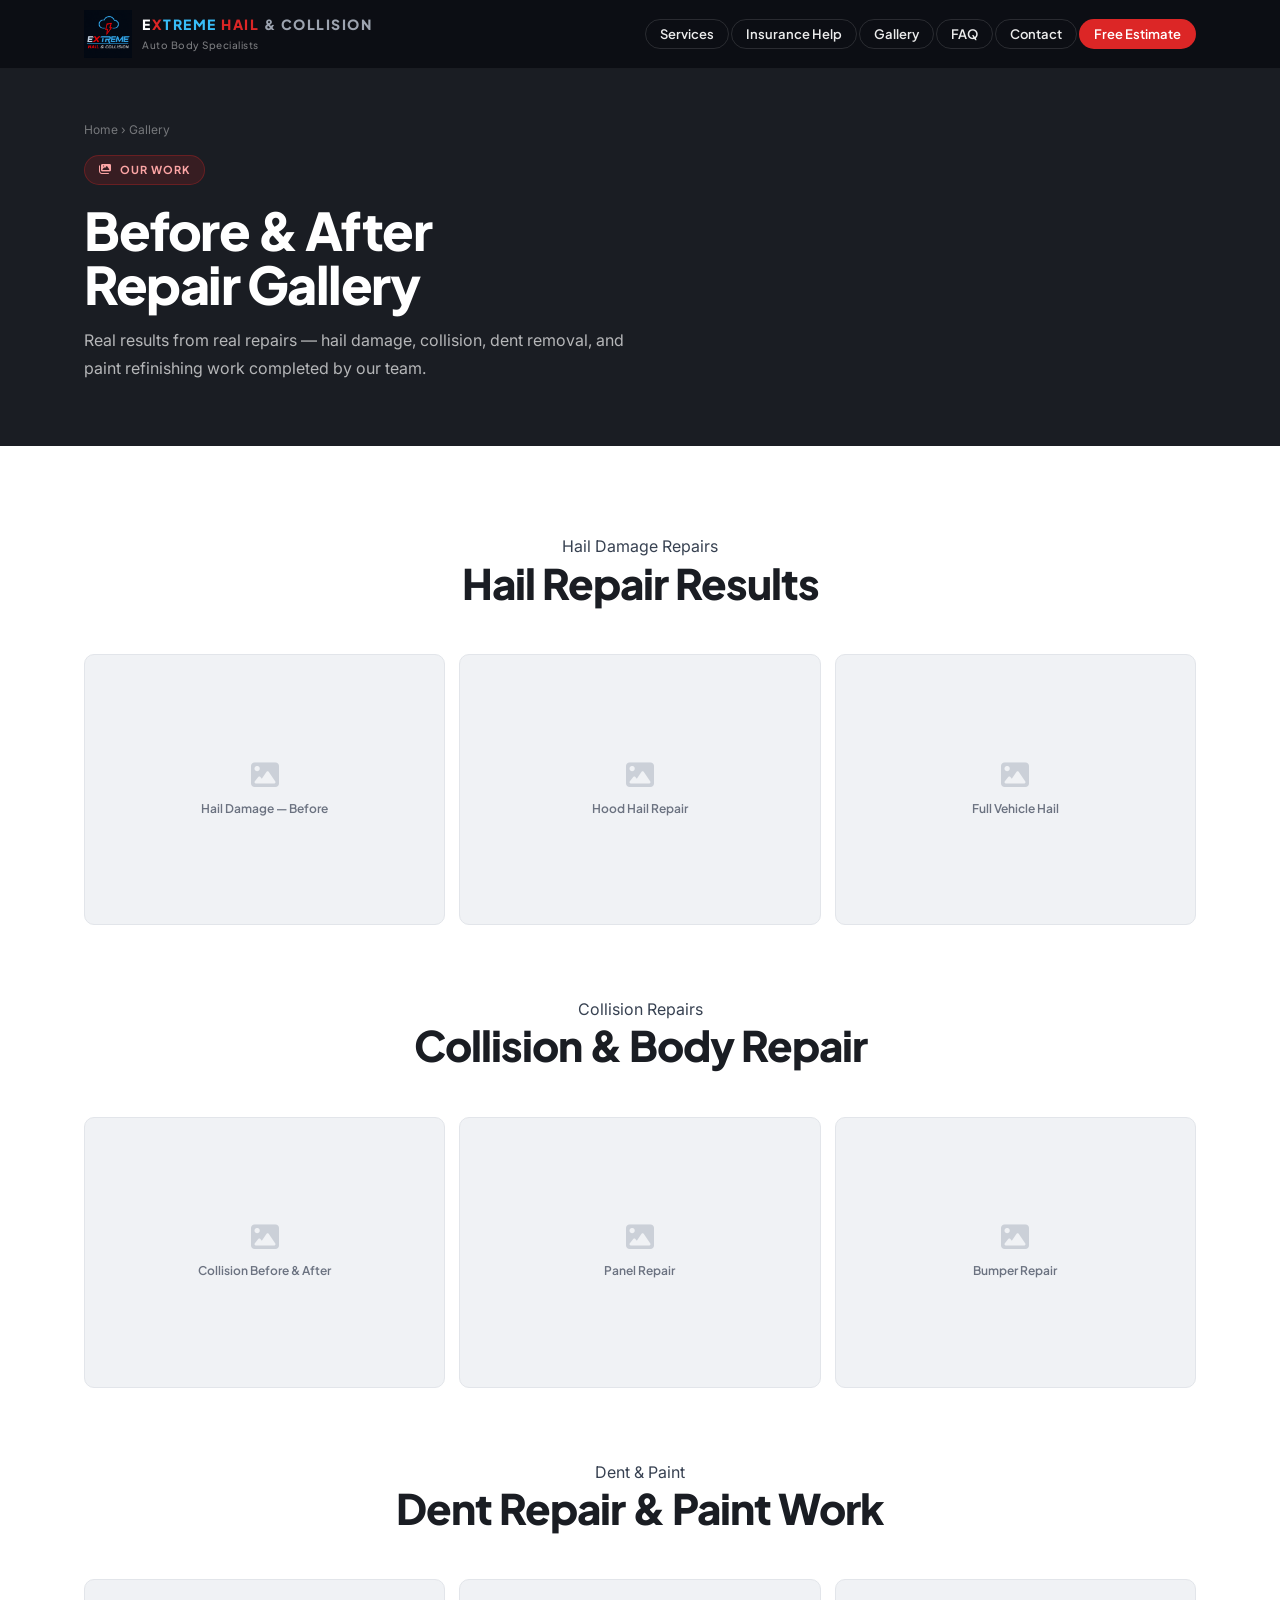
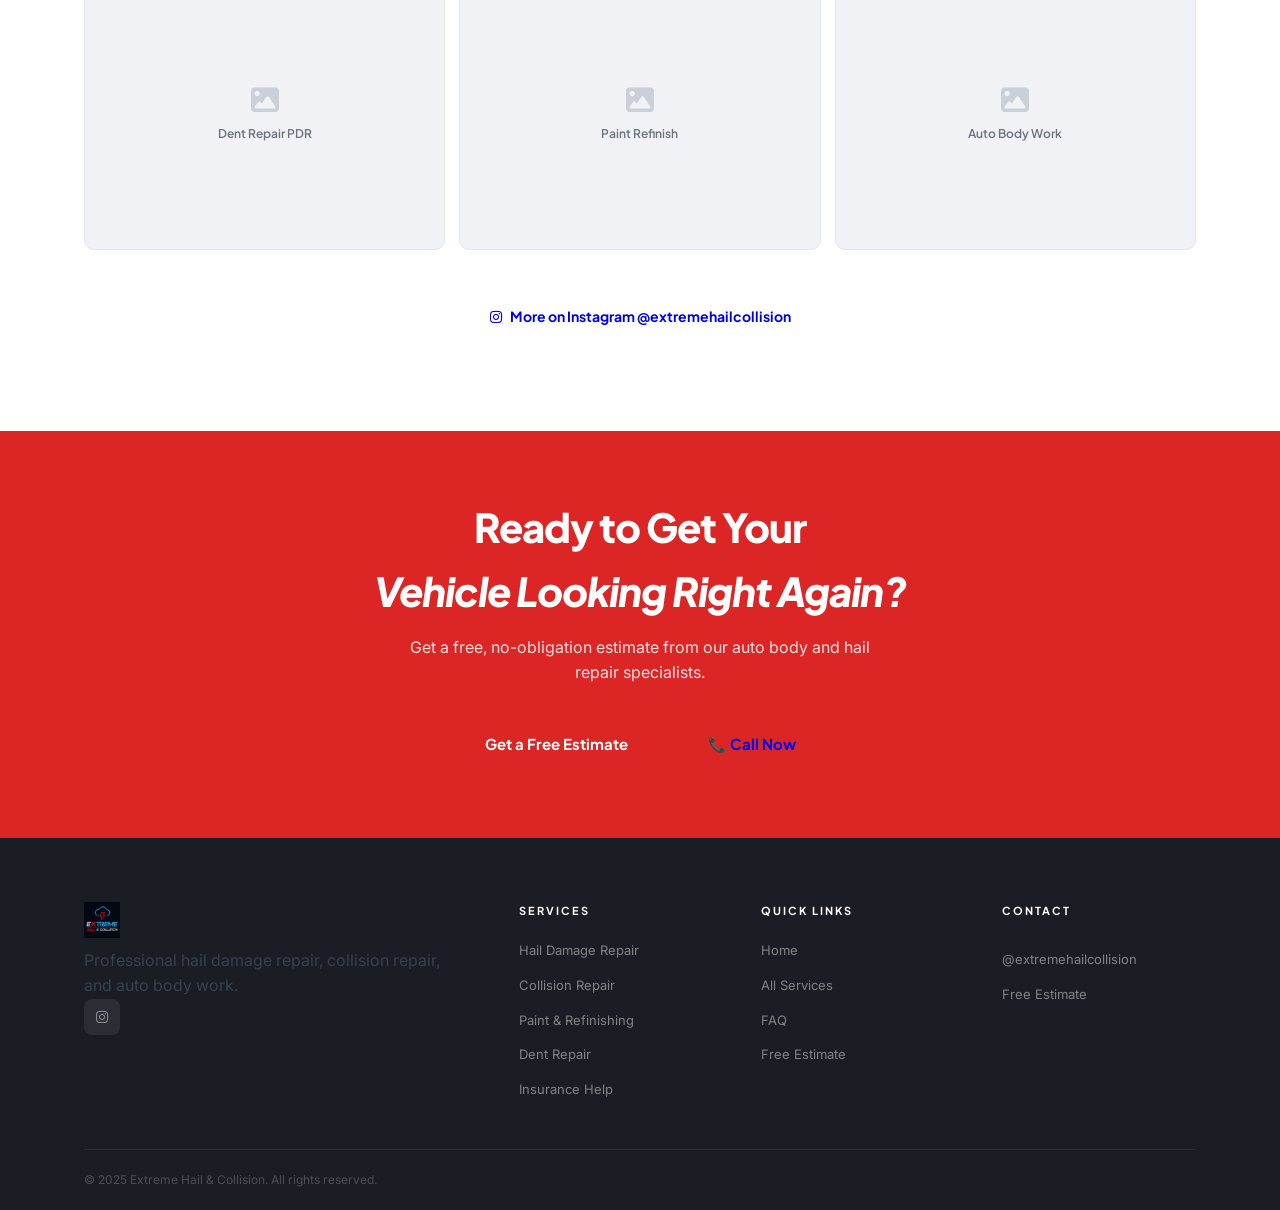
<file: gallery.html>
<!DOCTYPE html>
<html lang="en">
<head>
  <meta charset="UTF-8"/><meta name="viewport" content="width=device-width, initial-scale=1.0"/>
  <meta name="description" content="Real hail damage repair, collision repair, dent removal, and paint refinishing results. See our before and after work on Instagram @extremehailcollision."/>
  <title>Before & After Repair Gallery | Extreme Hail & Collision</title>
    <meta property="og:title" content="Before & After Gallery — Extreme Hail & Collision"/>
  <meta property="og:description" content="Real hail damage repair, collision repair, dent removal, and paint refinishing results. See our before and after work on Instagram @extremehailcollision."/>
  <meta property="og:type" content="website"/>
  <meta name="robots" content="index, follow"/>
  <meta name="twitter:card" content="summary"/>
  <meta name="twitter:title" content="Before & After Gallery — Extreme Hail & Collision"/>
  <meta name="twitter:description" content="Real hail damage repair, collision repair, dent removal, and paint refinishing results. See our before and after work on Instagram @extremehailcollision."/>
  <!-- Local Business Schema -->
  <script type="application/ld+json">
  {
    "@context": "https://schema.org",
    "@type": "AutoBodyShop",
    "name": "Extreme Hail & Collision",
    "description": "Professional hail damage repair, collision repair, dent repair, and auto body refinishing. Free estimates. Insurance estimate assistance available.",
    "url": "https://extremehailandcollision.com",
    "telephone": "REPLACE_PHONE",
    "address": {
      "@type": "PostalAddress",
      "addressLocality": "REPLACE_CITY",
      "addressRegion": "REPLACE_STATE",
      "addressCountry": "US"
    },
    "sameAs": ["https://www.instagram.com/extremehailcollision/"],
    "openingHours": "REPLACE_HOURS",
    "priceRange": "$",
    "hasOfferCatalog": {
      "@type": "OfferCatalog",
      "name": "Auto Body Repair Services",
      "itemListElement": [
        {"@type": "Offer", "itemOffered": {"@type": "Service", "name": "Hail Damage Repair"}},
        {"@type": "Offer", "itemOffered": {"@type": "Service", "name": "Collision Repair"}},
        {"@type": "Offer", "itemOffered": {"@type": "Service", "name": "Paint Refinishing"}},
        {"@type": "Offer", "itemOffered": {"@type": "Service", "name": "Paintless Dent Repair"}}
      ]
    }
  }
  </script><link rel="stylesheet" href="css/styles.css"/>
  <link rel="preconnect" href="https://fonts.googleapis.com"/>
  <link href="https://fonts.googleapis.com/css2?family=Plus+Jakarta+Sans:wght@400;500;600;700;800&family=Inter:wght@400;500;600&display=swap" rel="stylesheet"/>
  <link rel="stylesheet" href="https://cdnjs.cloudflare.com/ajax/libs/font-awesome/6.5.1/css/all.min.css"/>
</head>
<body>
<nav class="nav" id="nav"><div class="nav-inner"><a href="index.html" class="logo"><img src="images/1.png" alt="Extreme Hail &amp; Collision" style="height:48px;width:auto;display:block;"/><div style="line-height:1.3;"><span style="font-family:var(--hd);font-size:14px;font-weight:800;letter-spacing:1.5px;text-transform:uppercase;display:block;"><span style="color:white;">E</span><span style="color:#DC2626;">X</span><span style="color:#38BDF8;">TREME</span> <span style="color:#DC2626;">HAIL</span> <span style="color:#9CA3AF;">&amp; COLLISION</span></span><span style="font-size:10px;color:rgba(255,255,255,0.45);letter-spacing:0.5px;font-family:var(--hd);font-weight:500;">Auto Body Specialists</span></div></a><a href="tel:PHONENUMBER" class="nav-phone"><!-- REPLACE: phone --></a><button class="nav-toggle" id="navToggle"><span></span><span></span><span></span></button><ul class="nav-links" id="navLinks"><li><a href="services.html">Services</a></li><li><a href="insurance.html">Insurance Help</a></li><li><a href="gallery.html">Gallery</a></li><li><a href="faq.html">FAQ</a></li><li><a href="contact.html">Contact</a></li><li class="nav-cta"><a href="contact.html">Free Estimate</a></li></ul></div></nav>

<section class="page-hero"><div class="container"><div class="breadcrumb"><a href="index.html">Home</a> › Gallery</div><div class="page-hero-tag"><i class="fa-solid fa-images"></i> Our Work</div><h1>Before &amp; After<br>Repair Gallery</h1><p>Real results from real repairs — hail damage, collision, dent removal, and paint refinishing work completed by our team.</p></div></section>

<section class="section"><div class="container">
  <div class="text-center anim anim-up" style="margin-bottom:48px;"><span class="tag">Hail Damage Repairs</span><h2 class="section-h2">Hail Repair Results</h2></div>
  <div class="gallery-grid">
    <div class="gal-item anim anim-up" style="transition-delay:0s"><div class="gal-placeholder"><i class="fa-solid fa-image"></i><span>Hail Damage — Before</span></div><div class="gal-overlay"><span class="gal-label">Hail Damage — Before &amp; After</span></div></div>
    <div class="gal-item anim anim-up" style="transition-delay:0.07s"><div class="gal-placeholder"><i class="fa-solid fa-image"></i><span>Hood Hail Repair</span></div><div class="gal-overlay"><span class="gal-label">Hood Hail Repair</span></div></div>
    <div class="gal-item anim anim-up" style="transition-delay:0.14s"><div class="gal-placeholder"><i class="fa-solid fa-image"></i><span>Full Vehicle Hail</span></div><div class="gal-overlay"><span class="gal-label">Full Vehicle Hail Restoration</span></div></div>
  </div><!-- REPLACE: real hail repair photos from Instagram -->

  <div class="text-center anim anim-up" style="margin-top:72px;margin-bottom:48px;"><span class="tag">Collision Repairs</span><h2 class="section-h2">Collision &amp; Body Repair</h2></div>
  <div class="gallery-grid">
    <div class="gal-item anim anim-up" style="transition-delay:0s"><div class="gal-placeholder"><i class="fa-solid fa-image"></i><span>Collision Before &amp; After</span></div><div class="gal-overlay"><span class="gal-label">Collision Repair Before &amp; After</span></div></div>
    <div class="gal-item anim anim-up" style="transition-delay:0.07s"><div class="gal-placeholder"><i class="fa-solid fa-image"></i><span>Panel Repair</span></div><div class="gal-overlay"><span class="gal-label">Panel Repair &amp; Refinish</span></div></div>
    <div class="gal-item anim anim-up" style="transition-delay:0.14s"><div class="gal-placeholder"><i class="fa-solid fa-image"></i><span>Bumper Repair</span></div><div class="gal-overlay"><span class="gal-label">Bumper Repair &amp; Paint</span></div></div>
  </div><!-- REPLACE: real collision repair photos from Instagram -->

  <div class="text-center anim anim-up" style="margin-top:72px;margin-bottom:48px;"><span class="tag">Dent &amp; Paint</span><h2 class="section-h2">Dent Repair &amp; Paint Work</h2></div>
  <div class="gallery-grid">
    <div class="gal-item anim anim-up" style="transition-delay:0s"><div class="gal-placeholder"><i class="fa-solid fa-image"></i><span>Dent Repair PDR</span></div><div class="gal-overlay"><span class="gal-label">Paintless Dent Repair</span></div></div>
    <div class="gal-item anim anim-up" style="transition-delay:0.07s"><div class="gal-placeholder"><i class="fa-solid fa-image"></i><span>Paint Refinish</span></div><div class="gal-overlay"><span class="gal-label">Paint Correction &amp; Refinish</span></div></div>
    <div class="gal-item anim anim-up" style="transition-delay:0.14s"><div class="gal-placeholder"><i class="fa-solid fa-image"></i><span>Auto Body Work</span></div><div class="gal-overlay"><span class="gal-label">Auto Body Restoration</span></div></div>
  </div><!-- REPLACE: real dent/paint photos from @extremehailcollision -->

  <div class="text-center" style="margin-top:40px;"><a href="https://www.instagram.com/extremehailcollision/" target="_blank" rel="noopener" class="btn btn-outline-blue"><i class="fa-brands fa-instagram"></i> More on Instagram @extremehailcollision</a></div>
</div></section>

<section class="cta-band"><div class="container"><div class="cta-inner"><h2 style="font-family:var(--hd);font-size:clamp(24px,4vw,40px);font-weight:800;color:white;letter-spacing:-1px;margin-bottom:12px;">Ready to Get Your<br><em>Vehicle Looking Right Again?</em></h2><p style="font-size:16px;color:rgba(255,255,255,0.85);max-width:480px;margin:0 auto 28px;">Get a free, no-obligation estimate from our auto body and hail repair specialists.</p><div class="btn-cta-row"><a href="contact.html" class="btn btn-red" style="padding:16px 32px;font-size:15px;">Get a Free Estimate</a><a href="tel:PHONENUMBER" class="btn btn-ghost" style="padding:16px 32px;font-size:15px;">📞 Call Now</a></div></div></div></section>

<footer class="footer"><div class="container"><div class="footer-grid"><div><div style="display:flex;align-items:center;gap:10px;margin-bottom:10px;"><img src="images/1.png" alt="Extreme Hail &amp; Collision" style="height:36px;width:auto;"/></div><p class="footer-brand">Professional hail damage repair, collision repair, and auto body work.</p><div class="footer-social"><a href="https://www.instagram.com/extremehailcollision/" target="_blank" rel="noopener" class="f-social"><i class="fa-brands fa-instagram"></i></a></div></div><div class="footer-col"><h4>Services</h4><ul class="footer-links"><li><a href="hail-repair.html">Hail Damage Repair</a></li><li><a href="collision-repair.html">Collision Repair</a></li><li><a href="paint-refinish.html">Paint &amp; Refinishing</a></li><li><a href="dent-repair.html">Dent Repair</a></li><li><a href="insurance.html">Insurance Help</a></li></ul></div><div class="footer-col"><h4>Quick Links</h4><ul class="footer-links"><li><a href="index.html">Home</a></li><li><a href="services.html">All Services</a></li><li><a href="faq.html">FAQ</a></li><li><a href="contact.html">Free Estimate</a></li></ul></div><div class="footer-col"><h4>Contact</h4><ul class="footer-links"><li><a href="tel:PHONENUMBER"><!-- REPLACE --></a></li><li><a href="https://www.instagram.com/extremehailcollision/" target="_blank">@extremehailcollision</a></li><li><a href="contact.html">Free Estimate</a></li></ul></div></div><div class="footer-bottom"><span>© 2025 Extreme Hail &amp; Collision. All rights reserved.</span></div></div></footer>
<a href="contact.html" class="mobile-fab">Free Estimate ⚡</a>
<script src="js/main.js"></script>
</body></html>
</file>
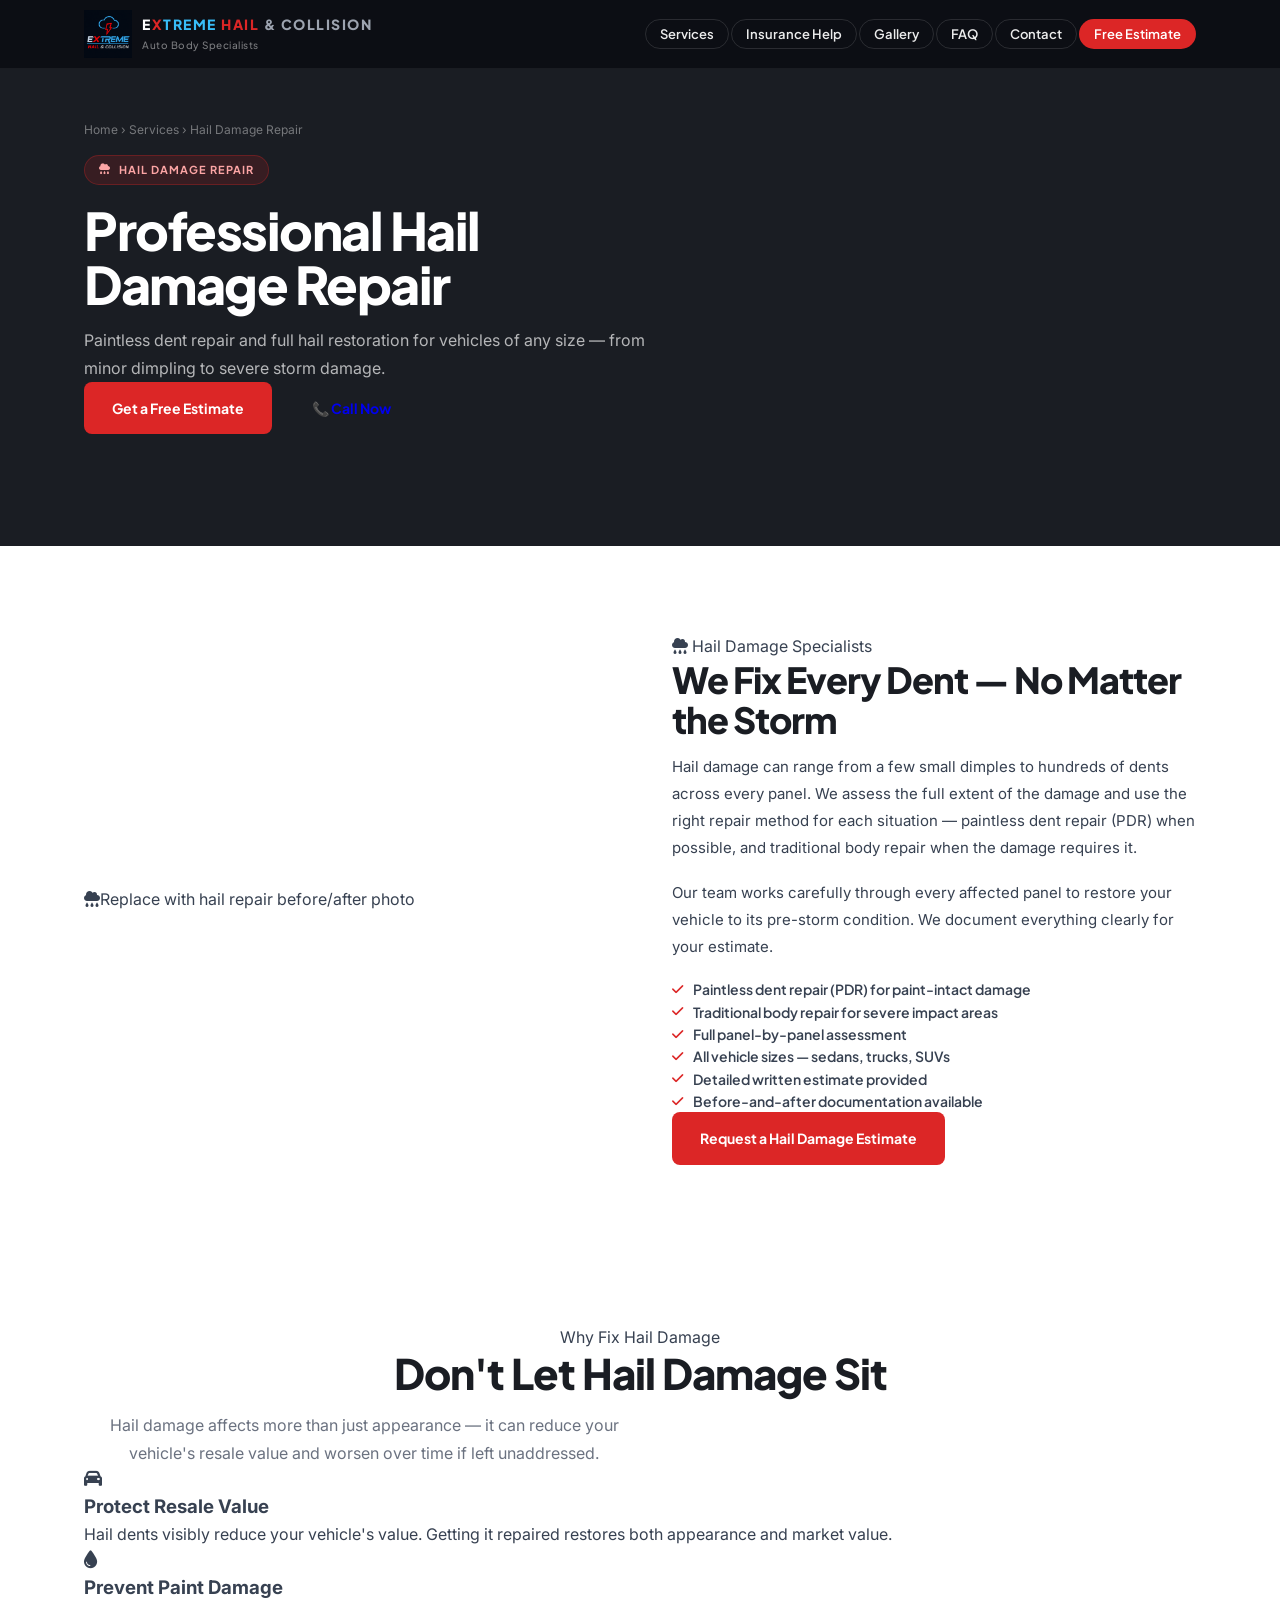
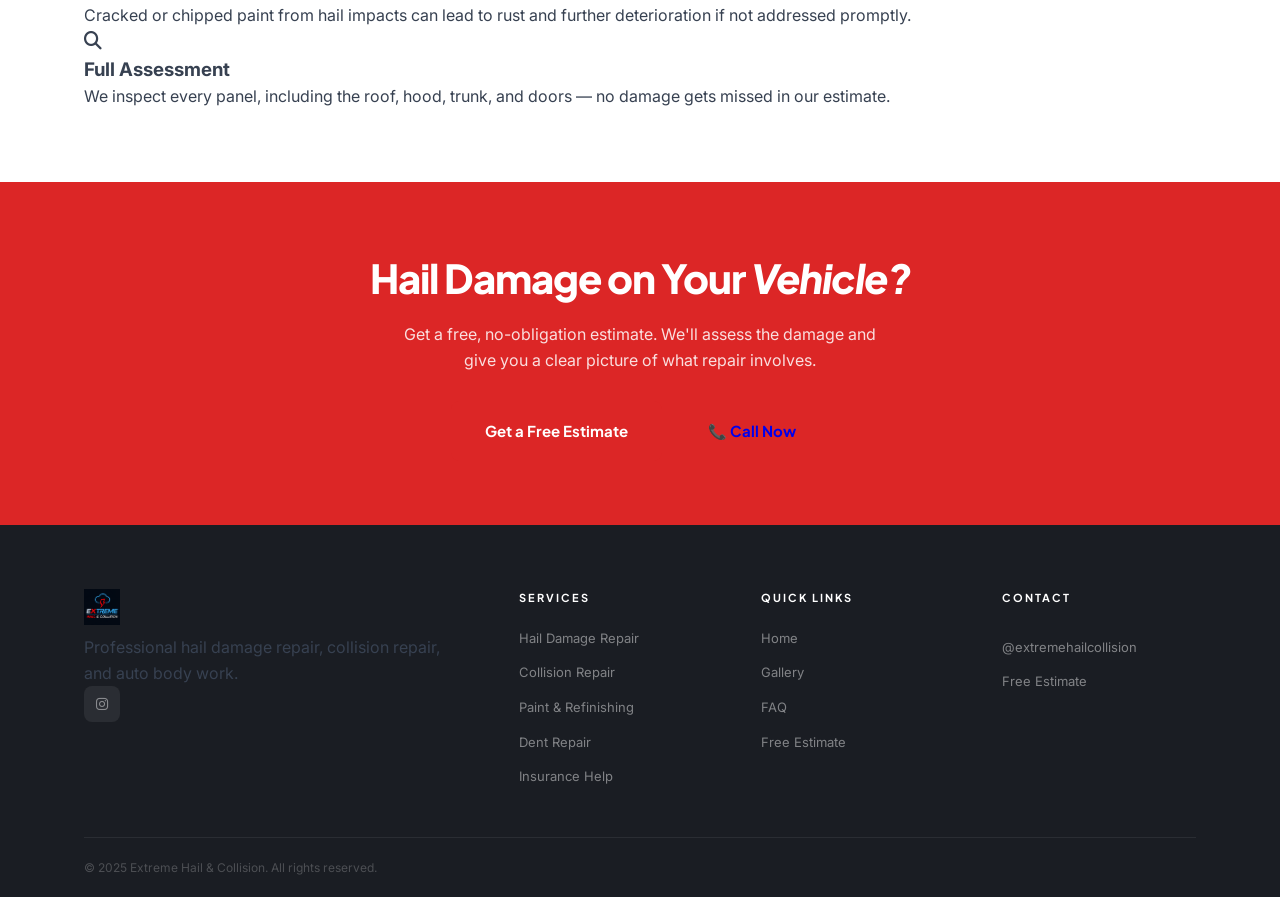
<file: hail-repair.html>
<!DOCTYPE html>
<html lang="en">
<head>
  <meta charset="UTF-8"/><meta name="viewport" content="width=device-width, initial-scale=1.0"/>
  <meta name="description" content="Expert hail damage repair using paintless dent repair (PDR) and traditional body methods. We fix every dent and restore your vehicle. Free estimates."/>
  <title>Hail Damage Repair | Extreme Hail & Collision</title>
    <meta property="og:title" content="Hail Damage Repair — Extreme Hail & Collision"/>
  <meta property="og:description" content="Expert hail damage repair using paintless dent repair (PDR) and traditional body methods. We fix every dent and restore your vehicle. Free estimates."/>
  <meta property="og:type" content="website"/>
  <meta name="robots" content="index, follow"/>
  <meta name="twitter:card" content="summary"/>
  <meta name="twitter:title" content="Hail Damage Repair — Extreme Hail & Collision"/>
  <meta name="twitter:description" content="Expert hail damage repair using paintless dent repair (PDR) and traditional body methods. We fix every dent and restore your vehicle. Free estimates."/>
  <!-- Local Business Schema -->
  <script type="application/ld+json">
  {
    "@context": "https://schema.org",
    "@type": "AutoBodyShop",
    "name": "Extreme Hail & Collision",
    "description": "Professional hail damage repair, collision repair, dent repair, and auto body refinishing. Free estimates. Insurance estimate assistance available.",
    "url": "https://extremehailandcollision.com",
    "telephone": "REPLACE_PHONE",
    "address": {
      "@type": "PostalAddress",
      "addressLocality": "REPLACE_CITY",
      "addressRegion": "REPLACE_STATE",
      "addressCountry": "US"
    },
    "sameAs": ["https://www.instagram.com/extremehailcollision/"],
    "openingHours": "REPLACE_HOURS",
    "priceRange": "$",
    "hasOfferCatalog": {
      "@type": "OfferCatalog",
      "name": "Auto Body Repair Services",
      "itemListElement": [
        {"@type": "Offer", "itemOffered": {"@type": "Service", "name": "Hail Damage Repair"}},
        {"@type": "Offer", "itemOffered": {"@type": "Service", "name": "Collision Repair"}},
        {"@type": "Offer", "itemOffered": {"@type": "Service", "name": "Paint Refinishing"}},
        {"@type": "Offer", "itemOffered": {"@type": "Service", "name": "Paintless Dent Repair"}}
      ]
    }
  }
  </script><link rel="stylesheet" href="css/styles.css"/>
  <link rel="preconnect" href="https://fonts.googleapis.com"/>
  <link href="https://fonts.googleapis.com/css2?family=Plus+Jakarta+Sans:wght@400;500;600;700;800&family=Inter:wght@400;500;600&display=swap" rel="stylesheet"/>
  <link rel="stylesheet" href="https://cdnjs.cloudflare.com/ajax/libs/font-awesome/6.5.1/css/all.min.css"/>
</head>
<body>
<nav class="nav" id="nav"><div class="nav-inner"><a href="index.html" class="logo"><img src="images/1.png" alt="Extreme Hail &amp; Collision" style="height:48px;width:auto;display:block;"/><div style="line-height:1.3;"><span style="font-family:var(--hd);font-size:14px;font-weight:800;letter-spacing:1.5px;text-transform:uppercase;display:block;"><span style="color:white;">E</span><span style="color:#DC2626;">X</span><span style="color:#38BDF8;">TREME</span> <span style="color:#DC2626;">HAIL</span> <span style="color:#9CA3AF;">&amp; COLLISION</span></span><span style="font-size:10px;color:rgba(255,255,255,0.45);letter-spacing:0.5px;font-family:var(--hd);font-weight:500;">Auto Body Specialists</span></div></a><a href="tel:PHONENUMBER" class="nav-phone"><!-- REPLACE: phone --></a><button class="nav-toggle" id="navToggle"><span></span><span></span><span></span></button><ul class="nav-links" id="navLinks"><li><a href="services.html">Services</a></li><li><a href="insurance.html">Insurance Help</a></li><li><a href="gallery.html">Gallery</a></li><li><a href="faq.html">FAQ</a></li><li><a href="contact.html">Contact</a></li><li class="nav-cta"><a href="contact.html">Free Estimate</a></li></ul></div></nav>

<section class="page-hero"><div class="container"><div class="breadcrumb"><a href="index.html">Home</a> › <a href="services.html">Services</a> › Hail Damage Repair</div><div class="page-hero-tag"><i class="fa-solid fa-cloud-rain"></i> Hail Damage Repair</div><h1>Professional Hail<br>Damage Repair</h1><p>Paintless dent repair and full hail restoration for vehicles of any size — from minor dimpling to severe storm damage.</p><div class="hero-ctas"><a href="contact.html" class="btn btn-red">Get a Free Estimate</a><a href="tel:PHONENUMBER" class="btn btn-ghost">📞 Call Now</a></div></div></section>

<section class="section"><div class="container"><div class="feat-grid anim anim-up">
  <div class="feat-visual"><div class="feat-visual-placeholder"><i class="fa-solid fa-cloud-rain"></i><span>Replace with hail repair before/after photo</span></div></div>
  <div class="feat-content">
    <div class="feat-badge"><i class="fa-solid fa-cloud-rain"></i> Hail Damage Specialists</div>
    <h2>We Fix Every Dent — No Matter the Storm</h2>
    <p>Hail damage can range from a few small dimples to hundreds of dents across every panel. We assess the full extent of the damage and use the right repair method for each situation — paintless dent repair (PDR) when possible, and traditional body repair when the damage requires it.</p>
    <p>Our team works carefully through every affected panel to restore your vehicle to its pre-storm condition. We document everything clearly for your estimate.</p>
    <div class="feat-list">
      <div class="fc"><i class="fa-solid fa-check"></i> Paintless dent repair (PDR) for paint-intact damage</div>
      <div class="fc"><i class="fa-solid fa-check"></i> Traditional body repair for severe impact areas</div>
      <div class="fc"><i class="fa-solid fa-check"></i> Full panel-by-panel assessment</div>
      <div class="fc"><i class="fa-solid fa-check"></i> All vehicle sizes — sedans, trucks, SUVs</div>
      <div class="fc"><i class="fa-solid fa-check"></i> Detailed written estimate provided</div>
      <div class="fc"><i class="fa-solid fa-check"></i> Before-and-after documentation available</div>
    </div>
    <a href="contact.html" class="btn btn-red">Request a Hail Damage Estimate</a>
  </div>
</div></div></section>

<section class="section bg-alt" style="padding-top:72px;padding-bottom:72px;"><div class="container"><div class="text-center anim anim-up"><span class="tag">Why Fix Hail Damage</span><h2 class="section-h2">Don't Let Hail Damage Sit</h2><p class="section-sub">Hail damage affects more than just appearance — it can reduce your vehicle's resale value and worsen over time if left unaddressed.</p></div><div class="why-grid"><div class="why-card anim anim-up" style="transition-delay:0s"><div class="why-ico"><i class="fa-solid fa-car" style="color:var(--blue);font-size:18px;"></i></div><h3>Protect Resale Value</h3><p>Hail dents visibly reduce your vehicle's value. Getting it repaired restores both appearance and market value.</p></div><div class="why-card anim anim-up" style="transition-delay:0.07s"><div class="why-ico"><i class="fa-solid fa-droplet" style="color:var(--blue);font-size:18px;"></i></div><h3>Prevent Paint Damage</h3><p>Cracked or chipped paint from hail impacts can lead to rust and further deterioration if not addressed promptly.</p></div><div class="why-card anim anim-up" style="transition-delay:0.14s"><div class="why-ico"><i class="fa-solid fa-magnifying-glass" style="color:var(--blue);font-size:18px;"></i></div><h3>Full Assessment</h3><p>We inspect every panel, including the roof, hood, trunk, and doors — no damage gets missed in our estimate.</p></div></div></div></section>

<section class="cta-band"><div class="container"><div class="cta-inner"><h2 style="font-family:var(--hd);font-size:clamp(24px,4vw,40px);font-weight:800;color:white;letter-spacing:-1px;margin-bottom:12px;">Hail Damage on Your <em>Vehicle?</em></h2><p style="font-size:16px;color:rgba(255,255,255,0.85);max-width:480px;margin:0 auto 28px;">Get a free, no-obligation estimate. We'll assess the damage and give you a clear picture of what repair involves.</p><div class="btn-cta-row"><a href="contact.html" class="btn btn-red" style="padding:16px 32px;font-size:15px;">Get a Free Estimate</a><a href="tel:PHONENUMBER" class="btn btn-ghost" style="padding:16px 32px;font-size:15px;">📞 Call Now</a></div></div></div></section>

<footer class="footer"><div class="container"><div class="footer-grid"><div><div style="display:flex;align-items:center;gap:10px;margin-bottom:10px;"><img src="images/1.png" alt="Extreme Hail &amp; Collision" style="height:36px;width:auto;"/></div><p class="footer-brand">Professional hail damage repair, collision repair, and auto body work.</p><div class="footer-social"><a href="https://www.instagram.com/extremehailcollision/" target="_blank" rel="noopener" class="f-social"><i class="fa-brands fa-instagram"></i></a></div></div><div class="footer-col"><h4>Services</h4><ul class="footer-links"><li><a href="hail-repair.html">Hail Damage Repair</a></li><li><a href="collision-repair.html">Collision Repair</a></li><li><a href="paint-refinish.html">Paint &amp; Refinishing</a></li><li><a href="dent-repair.html">Dent Repair</a></li><li><a href="insurance.html">Insurance Help</a></li></ul></div><div class="footer-col"><h4>Quick Links</h4><ul class="footer-links"><li><a href="index.html">Home</a></li><li><a href="gallery.html">Gallery</a></li><li><a href="faq.html">FAQ</a></li><li><a href="contact.html">Free Estimate</a></li></ul></div><div class="footer-col"><h4>Contact</h4><ul class="footer-links"><li><a href="tel:PHONENUMBER"><!-- REPLACE --></a></li><li><a href="https://www.instagram.com/extremehailcollision/" target="_blank">@extremehailcollision</a></li><li><a href="contact.html">Free Estimate</a></li></ul></div></div><div class="footer-bottom"><span>© 2025 Extreme Hail &amp; Collision. All rights reserved.</span></div></div></footer>
<a href="contact.html" class="mobile-fab">Free Estimate ⚡</a>
<script src="js/main.js"></script>
</body></html>
</file>
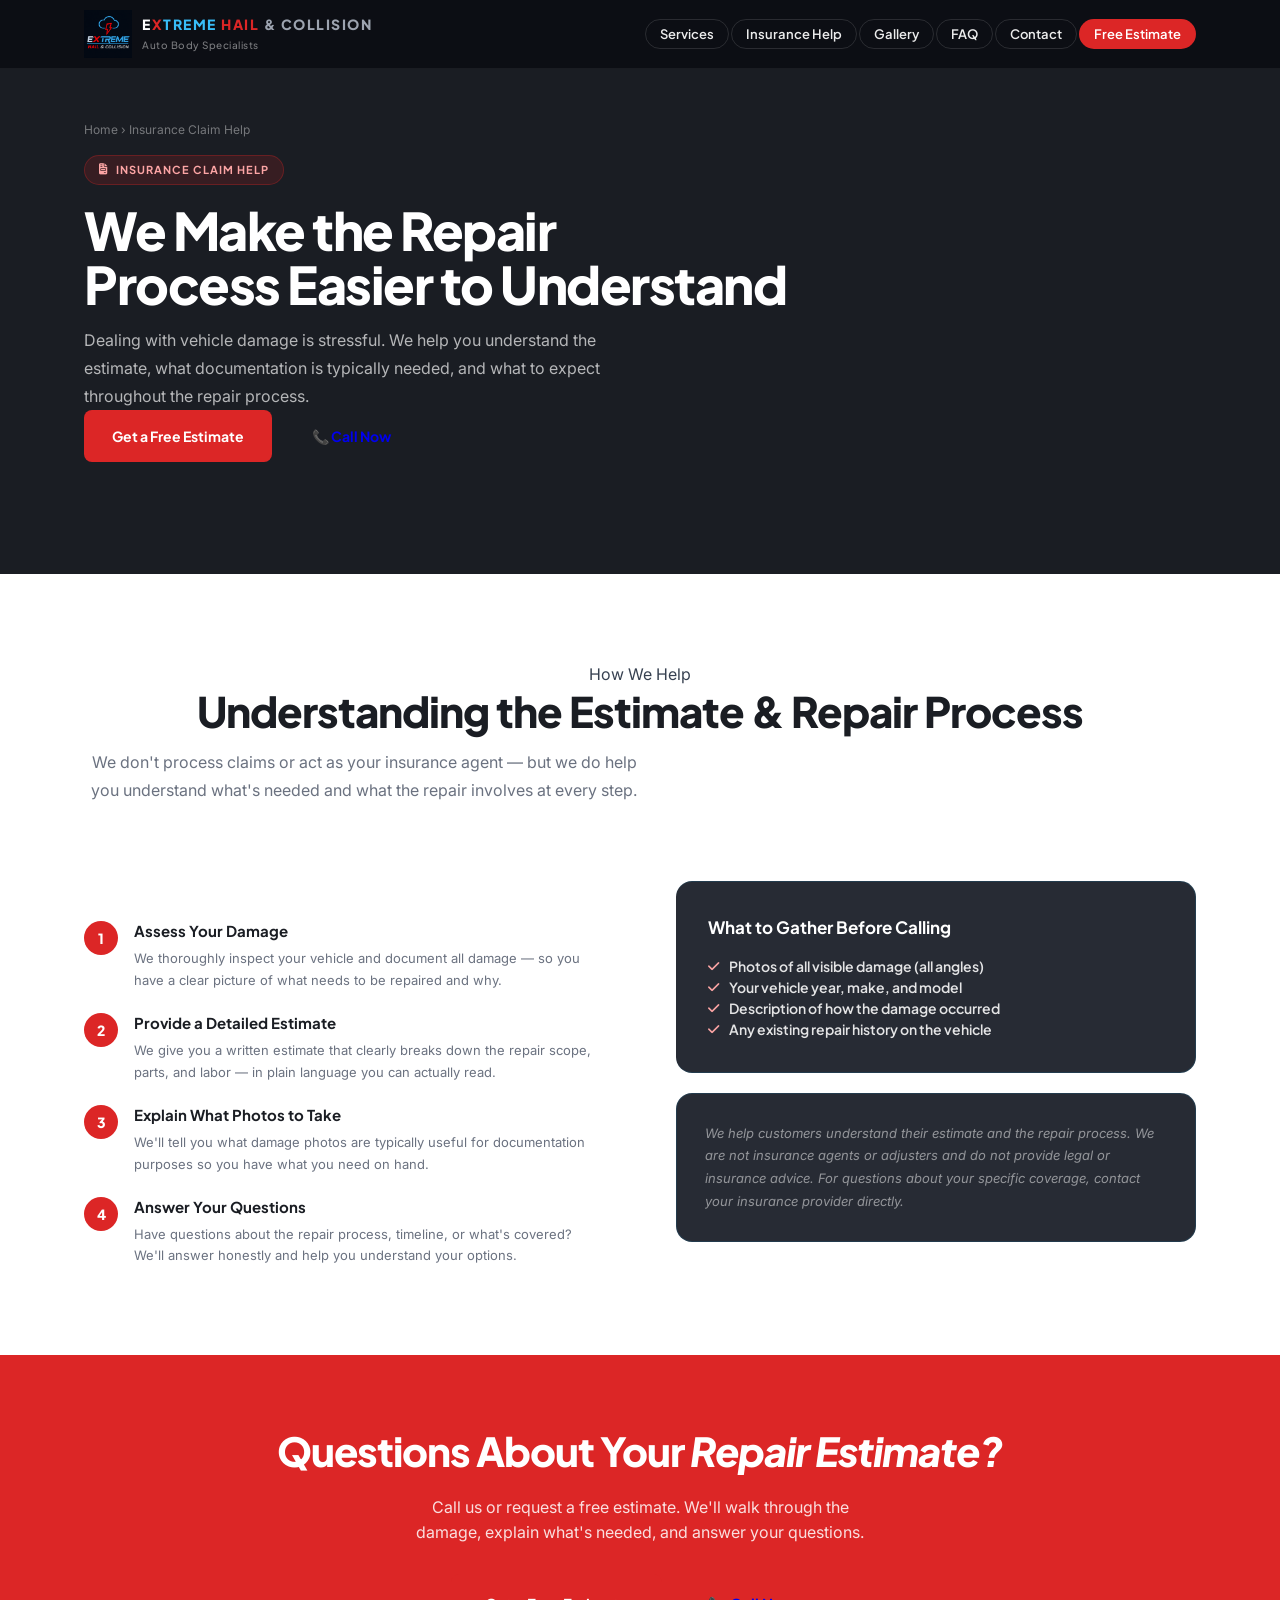
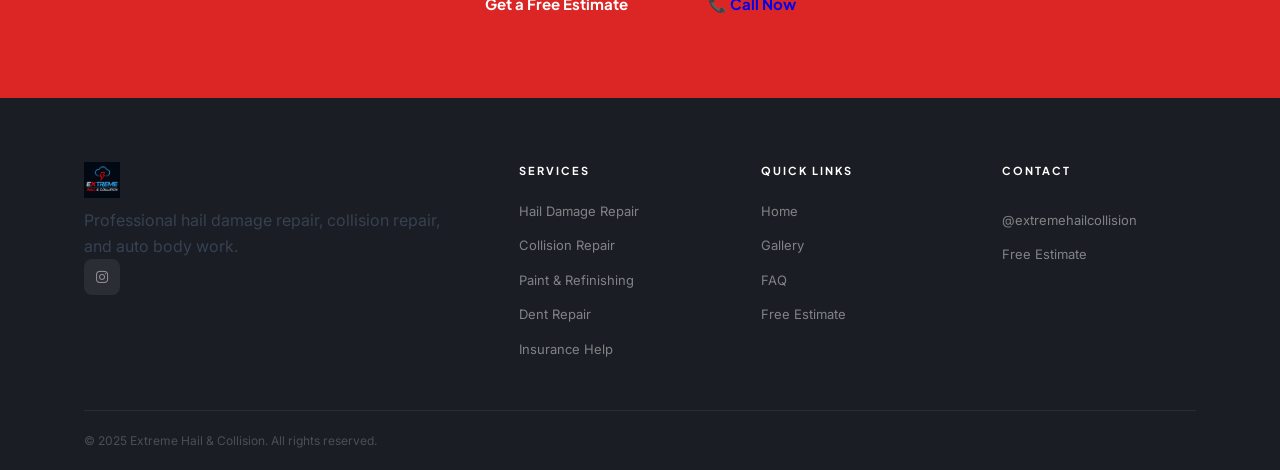
<file: insurance.html>
<!DOCTYPE html>
<html lang="en">
<head>
  <meta charset="UTF-8"/><meta name="viewport" content="width=device-width, initial-scale=1.0"/>
  <meta name="description" content="We help you understand the repair estimate process — what photos to take, what damage was found, and what to expect. Honest, straightforward explanations."/>
  <title>Insurance Estimate Help | Extreme Hail & Collision</title>
    <meta property="og:title" content="Insurance Estimate Help — Extreme Hail & Collision"/>
  <meta property="og:description" content="We help you understand the repair estimate process — what photos to take, what damage was found, and what to expect. Honest, straightforward explanations."/>
  <meta property="og:type" content="website"/>
  <meta name="robots" content="index, follow"/>
  <meta name="twitter:card" content="summary"/>
  <meta name="twitter:title" content="Insurance Estimate Help — Extreme Hail & Collision"/>
  <meta name="twitter:description" content="We help you understand the repair estimate process — what photos to take, what damage was found, and what to expect. Honest, straightforward explanations."/>
  <!-- Local Business Schema -->
  <script type="application/ld+json">
  {
    "@context": "https://schema.org",
    "@type": "AutoBodyShop",
    "name": "Extreme Hail & Collision",
    "description": "Professional hail damage repair, collision repair, dent repair, and auto body refinishing. Free estimates. Insurance estimate assistance available.",
    "url": "https://extremehailandcollision.com",
    "telephone": "REPLACE_PHONE",
    "address": {
      "@type": "PostalAddress",
      "addressLocality": "REPLACE_CITY",
      "addressRegion": "REPLACE_STATE",
      "addressCountry": "US"
    },
    "sameAs": ["https://www.instagram.com/extremehailcollision/"],
    "openingHours": "REPLACE_HOURS",
    "priceRange": "$",
    "hasOfferCatalog": {
      "@type": "OfferCatalog",
      "name": "Auto Body Repair Services",
      "itemListElement": [
        {"@type": "Offer", "itemOffered": {"@type": "Service", "name": "Hail Damage Repair"}},
        {"@type": "Offer", "itemOffered": {"@type": "Service", "name": "Collision Repair"}},
        {"@type": "Offer", "itemOffered": {"@type": "Service", "name": "Paint Refinishing"}},
        {"@type": "Offer", "itemOffered": {"@type": "Service", "name": "Paintless Dent Repair"}}
      ]
    }
  }
  </script><link rel="stylesheet" href="css/styles.css"/>
  <link rel="preconnect" href="https://fonts.googleapis.com"/>
  <link href="https://fonts.googleapis.com/css2?family=Plus+Jakarta+Sans:wght@400;500;600;700;800&family=Inter:wght@400;500;600&display=swap" rel="stylesheet"/>
  <link rel="stylesheet" href="https://cdnjs.cloudflare.com/ajax/libs/font-awesome/6.5.1/css/all.min.css"/>
</head>
<body>
<nav class="nav" id="nav"><div class="nav-inner"><a href="index.html" class="logo"><img src="images/1.png" alt="Extreme Hail &amp; Collision" style="height:48px;width:auto;display:block;"/><div style="line-height:1.3;"><span style="font-family:var(--hd);font-size:14px;font-weight:800;letter-spacing:1.5px;text-transform:uppercase;display:block;"><span style="color:white;">E</span><span style="color:#DC2626;">X</span><span style="color:#38BDF8;">TREME</span> <span style="color:#DC2626;">HAIL</span> <span style="color:#9CA3AF;">&amp; COLLISION</span></span><span style="font-size:10px;color:rgba(255,255,255,0.45);letter-spacing:0.5px;font-family:var(--hd);font-weight:500;">Auto Body Specialists</span></div></a><a href="tel:PHONENUMBER" class="nav-phone"><!-- REPLACE: phone --></a><button class="nav-toggle" id="navToggle"><span></span><span></span><span></span></button><ul class="nav-links" id="navLinks"><li><a href="services.html">Services</a></li><li><a href="insurance.html">Insurance Help</a></li><li><a href="gallery.html">Gallery</a></li><li><a href="faq.html">FAQ</a></li><li><a href="contact.html">Contact</a></li><li class="nav-cta"><a href="contact.html">Free Estimate</a></li></ul></div></nav>

<section class="page-hero"><div class="container"><div class="breadcrumb"><a href="index.html">Home</a> › Insurance Claim Help</div><div class="page-hero-tag"><i class="fa-solid fa-file-invoice"></i> Insurance Claim Help</div><h1>We Make the Repair<br>Process Easier to Understand</h1><p>Dealing with vehicle damage is stressful. We help you understand the estimate, what documentation is typically needed, and what to expect throughout the repair process.</p><div class="hero-ctas"><a href="contact.html" class="btn btn-red">Get a Free Estimate</a><a href="tel:PHONENUMBER" class="btn btn-ghost">📞 Call Now</a></div></div></section>

<section class="section"><div class="container">
  <div class="text-center anim anim-up"><span class="tag">How We Help</span><h2 class="section-h2">Understanding the Estimate &amp; Repair Process</h2><p class="section-sub">We don't process claims or act as your insurance agent — but we do help you understand what's needed and what the repair involves at every step.</p></div>
  <div class="ins-grid" style="margin-top:52px;">
    <div class="anim anim-left">
      <h3 style="font-family:var(--hd);font-size:22px;font-weight:700;color:white;margin-bottom:20px;">What We Can Help You With</h3>
      <div class="ins-steps">
        <div class="ins-step"><div class="ins-num">1</div><div class="ins-step-text"><h4>Assess Your Damage</h4><p>We thoroughly inspect your vehicle and document all damage — so you have a clear picture of what needs to be repaired and why.</p></div></div>
        <div class="ins-step"><div class="ins-num">2</div><div class="ins-step-text"><h4>Provide a Detailed Estimate</h4><p>We give you a written estimate that clearly breaks down the repair scope, parts, and labor — in plain language you can actually read.</p></div></div>
        <div class="ins-step"><div class="ins-num">3</div><div class="ins-step-text"><h4>Explain What Photos to Take</h4><p>We'll tell you what damage photos are typically useful for documentation purposes so you have what you need on hand.</p></div></div>
        <div class="ins-step"><div class="ins-num">4</div><div class="ins-step-text"><h4>Answer Your Questions</h4><p>Have questions about the repair process, timeline, or what's covered? We'll answer honestly and help you understand your options.</p></div></div>
      </div>
    </div>
    <div class="anim anim-right">
      <div style="background:rgba(10,14,24,0.88);backdrop-filter:blur(14px);border:1px solid rgba(14,165,233,0.14);border-left:3px solid var(--blue);border-radius:var(--r2);padding:32px;margin-bottom:20px;">
        <h3 style="font-family:var(--hd);font-size:17px;font-weight:700;color:white;margin-bottom:14px;">What to Gather Before Calling</h3>
        <div class="feat-list">
          <div class="fl"><i class="fa-solid fa-check"></i> Photos of all visible damage (all angles)</div>
          <div class="fl"><i class="fa-solid fa-check"></i> Your vehicle year, make, and model</div>
          <div class="fl"><i class="fa-solid fa-check"></i> Description of how the damage occurred</div>
          <div class="fl"><i class="fa-solid fa-check"></i> Any existing repair history on the vehicle</div>
        </div>
      </div>
      <div style="background:rgba(10,14,24,0.88);backdrop-filter:blur(14px);border:1px solid rgba(14,165,233,0.14);border-radius:var(--r2);padding:28px;">
        <p style="font-size:13px;color:rgba(255,255,255,0.5);line-height:1.75;font-style:italic;">We help customers understand their estimate and the repair process. We are not insurance agents or adjusters and do not provide legal or insurance advice. For questions about your specific coverage, contact your insurance provider directly.</p>
      </div>
    </div>
  </div>
</div></section>

<section class="cta-band"><div class="container"><div class="cta-inner"><h2 style="font-family:var(--hd);font-size:clamp(24px,4vw,40px);font-weight:800;color:white;letter-spacing:-1px;margin-bottom:12px;">Questions About Your <em>Repair Estimate?</em></h2><p style="font-size:16px;color:rgba(255,255,255,0.85);max-width:480px;margin:0 auto 28px;">Call us or request a free estimate. We'll walk through the damage, explain what's needed, and answer your questions.</p><div class="btn-cta-row"><a href="contact.html" class="btn btn-red" style="padding:16px 32px;font-size:15px;">Get a Free Estimate</a><a href="tel:PHONENUMBER" class="btn btn-ghost" style="padding:16px 32px;font-size:15px;">📞 Call Now</a></div></div></div></section>

<footer class="footer"><div class="container"><div class="footer-grid"><div><div style="display:flex;align-items:center;gap:10px;margin-bottom:10px;"><img src="images/1.png" alt="Extreme Hail &amp; Collision" style="height:36px;width:auto;"/></div><p class="footer-brand">Professional hail damage repair, collision repair, and auto body work.</p><div class="footer-social"><a href="https://www.instagram.com/extremehailcollision/" target="_blank" rel="noopener" class="f-social"><i class="fa-brands fa-instagram"></i></a></div></div><div class="footer-col"><h4>Services</h4><ul class="footer-links"><li><a href="hail-repair.html">Hail Damage Repair</a></li><li><a href="collision-repair.html">Collision Repair</a></li><li><a href="paint-refinish.html">Paint &amp; Refinishing</a></li><li><a href="dent-repair.html">Dent Repair</a></li><li><a href="insurance.html">Insurance Help</a></li></ul></div><div class="footer-col"><h4>Quick Links</h4><ul class="footer-links"><li><a href="index.html">Home</a></li><li><a href="gallery.html">Gallery</a></li><li><a href="faq.html">FAQ</a></li><li><a href="contact.html">Free Estimate</a></li></ul></div><div class="footer-col"><h4>Contact</h4><ul class="footer-links"><li><a href="tel:PHONENUMBER"><!-- REPLACE --></a></li><li><a href="https://www.instagram.com/extremehailcollision/" target="_blank">@extremehailcollision</a></li><li><a href="contact.html">Free Estimate</a></li></ul></div></div><div class="footer-bottom"><span>© 2025 Extreme Hail &amp; Collision. All rights reserved.</span></div></div></footer>
<a href="contact.html" class="mobile-fab">Free Estimate ⚡</a>
<script src="js/main.js"></script>
</body></html>
</file>
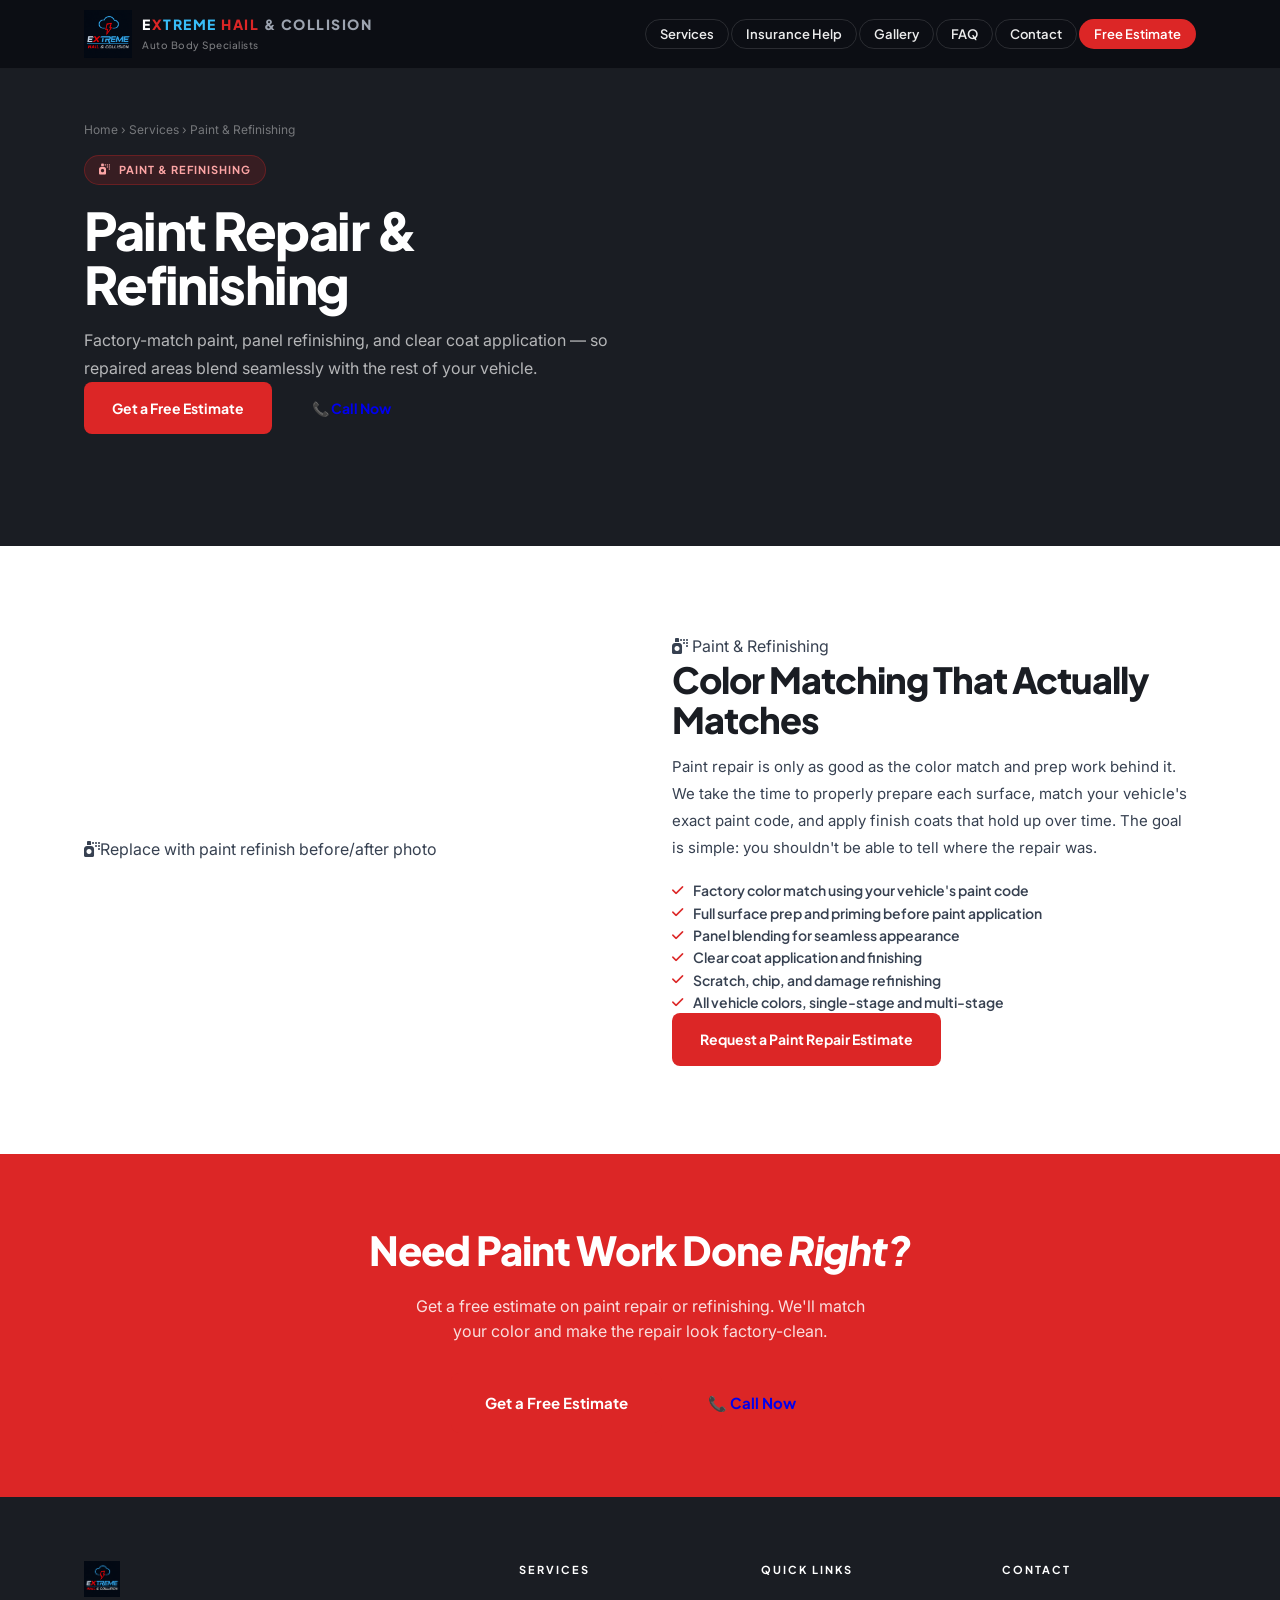
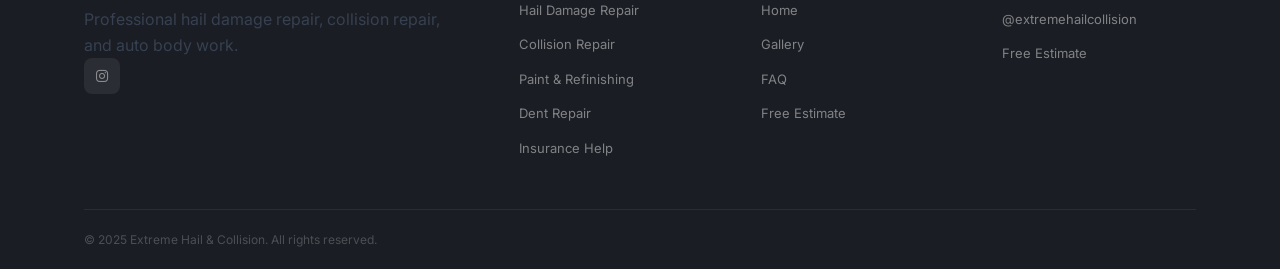
<file: paint-refinish.html>
<!DOCTYPE html>
<html lang="en">
<head>
  <meta charset="UTF-8"/><meta name="viewport" content="width=device-width, initial-scale=1.0"/>
  <meta name="description" content="Factory color-match paint repair, panel blending, and clear coat application. Repaired areas look seamless with the rest of your vehicle. Free estimates."/>
  <title>Paint Repair & Refinishing | Extreme Hail & Collision</title>
    <meta property="og:title" content="Paint & Refinishing — Extreme Hail & Collision"/>
  <meta property="og:description" content="Factory color-match paint repair, panel blending, and clear coat application. Repaired areas look seamless with the rest of your vehicle. Free estimates."/>
  <meta property="og:type" content="website"/>
  <meta name="robots" content="index, follow"/>
  <meta name="twitter:card" content="summary"/>
  <meta name="twitter:title" content="Paint & Refinishing — Extreme Hail & Collision"/>
  <meta name="twitter:description" content="Factory color-match paint repair, panel blending, and clear coat application. Repaired areas look seamless with the rest of your vehicle. Free estimates."/>
  <!-- Local Business Schema -->
  <script type="application/ld+json">
  {
    "@context": "https://schema.org",
    "@type": "AutoBodyShop",
    "name": "Extreme Hail & Collision",
    "description": "Professional hail damage repair, collision repair, dent repair, and auto body refinishing. Free estimates. Insurance estimate assistance available.",
    "url": "https://extremehailandcollision.com",
    "telephone": "REPLACE_PHONE",
    "address": {
      "@type": "PostalAddress",
      "addressLocality": "REPLACE_CITY",
      "addressRegion": "REPLACE_STATE",
      "addressCountry": "US"
    },
    "sameAs": ["https://www.instagram.com/extremehailcollision/"],
    "openingHours": "REPLACE_HOURS",
    "priceRange": "$",
    "hasOfferCatalog": {
      "@type": "OfferCatalog",
      "name": "Auto Body Repair Services",
      "itemListElement": [
        {"@type": "Offer", "itemOffered": {"@type": "Service", "name": "Hail Damage Repair"}},
        {"@type": "Offer", "itemOffered": {"@type": "Service", "name": "Collision Repair"}},
        {"@type": "Offer", "itemOffered": {"@type": "Service", "name": "Paint Refinishing"}},
        {"@type": "Offer", "itemOffered": {"@type": "Service", "name": "Paintless Dent Repair"}}
      ]
    }
  }
  </script><link rel="stylesheet" href="css/styles.css"/>
  <link rel="preconnect" href="https://fonts.googleapis.com"/>
  <link href="https://fonts.googleapis.com/css2?family=Plus+Jakarta+Sans:wght@400;500;600;700;800&family=Inter:wght@400;500;600&display=swap" rel="stylesheet"/>
  <link rel="stylesheet" href="https://cdnjs.cloudflare.com/ajax/libs/font-awesome/6.5.1/css/all.min.css"/>
</head>
<body>
<nav class="nav" id="nav"><div class="nav-inner"><a href="index.html" class="logo"><img src="images/1.png" alt="Extreme Hail &amp; Collision" style="height:48px;width:auto;display:block;"/><div style="line-height:1.3;"><span style="font-family:var(--hd);font-size:14px;font-weight:800;letter-spacing:1.5px;text-transform:uppercase;display:block;"><span style="color:white;">E</span><span style="color:#DC2626;">X</span><span style="color:#38BDF8;">TREME</span> <span style="color:#DC2626;">HAIL</span> <span style="color:#9CA3AF;">&amp; COLLISION</span></span><span style="font-size:10px;color:rgba(255,255,255,0.45);letter-spacing:0.5px;font-family:var(--hd);font-weight:500;">Auto Body Specialists</span></div></a><a href="tel:PHONENUMBER" class="nav-phone"><!-- REPLACE: phone --></a><button class="nav-toggle" id="navToggle"><span></span><span></span><span></span></button><ul class="nav-links" id="navLinks"><li><a href="services.html">Services</a></li><li><a href="insurance.html">Insurance Help</a></li><li><a href="gallery.html">Gallery</a></li><li><a href="faq.html">FAQ</a></li><li><a href="contact.html">Contact</a></li><li class="nav-cta"><a href="contact.html">Free Estimate</a></li></ul></div></nav>

<section class="page-hero"><div class="container"><div class="breadcrumb"><a href="index.html">Home</a> › <a href="services.html">Services</a> › Paint &amp; Refinishing</div><div class="page-hero-tag"><i class="fa-solid fa-spray-can"></i> Paint &amp; Refinishing</div><h1>Paint Repair &amp;<br>Refinishing</h1><p>Factory-match paint, panel refinishing, and clear coat application — so repaired areas blend seamlessly with the rest of your vehicle.</p><div class="hero-ctas"><a href="contact.html" class="btn btn-red">Get a Free Estimate</a><a href="tel:PHONENUMBER" class="btn btn-ghost">📞 Call Now</a></div></div></section>

<section class="section"><div class="container"><div class="feat-grid anim anim-up">
  <div class="feat-visual"><div class="feat-visual-placeholder"><i class="fa-solid fa-spray-can"></i><span>Replace with paint refinish before/after photo</span></div></div>
  <div class="feat-content">
    <div class="feat-badge"><i class="fa-solid fa-spray-can"></i> Paint &amp; Refinishing</div>
    <h2>Color Matching That Actually Matches</h2>
    <p>Paint repair is only as good as the color match and prep work behind it. We take the time to properly prepare each surface, match your vehicle's exact paint code, and apply finish coats that hold up over time. The goal is simple: you shouldn't be able to tell where the repair was.</p>
    <div class="feat-list">
      <div class="fc"><i class="fa-solid fa-check"></i> Factory color match using your vehicle's paint code</div>
      <div class="fc"><i class="fa-solid fa-check"></i> Full surface prep and priming before paint application</div>
      <div class="fc"><i class="fa-solid fa-check"></i> Panel blending for seamless appearance</div>
      <div class="fc"><i class="fa-solid fa-check"></i> Clear coat application and finishing</div>
      <div class="fc"><i class="fa-solid fa-check"></i> Scratch, chip, and damage refinishing</div>
      <div class="fc"><i class="fa-solid fa-check"></i> All vehicle colors, single-stage and multi-stage</div>
    </div>
    <a href="contact.html" class="btn btn-red">Request a Paint Repair Estimate</a>
  </div>
</div></div></section>

<section class="cta-band"><div class="container"><div class="cta-inner"><h2 style="font-family:var(--hd);font-size:clamp(24px,4vw,40px);font-weight:800;color:white;letter-spacing:-1px;margin-bottom:12px;">Need Paint Work Done <em>Right?</em></h2><p style="font-size:16px;color:rgba(255,255,255,0.85);max-width:480px;margin:0 auto 28px;">Get a free estimate on paint repair or refinishing. We'll match your color and make the repair look factory-clean.</p><div class="btn-cta-row"><a href="contact.html" class="btn btn-red" style="padding:16px 32px;font-size:15px;">Get a Free Estimate</a><a href="tel:PHONENUMBER" class="btn btn-ghost" style="padding:16px 32px;font-size:15px;">📞 Call Now</a></div></div></div></section>

<footer class="footer"><div class="container"><div class="footer-grid"><div><div style="display:flex;align-items:center;gap:10px;margin-bottom:10px;"><img src="images/1.png" alt="Extreme Hail &amp; Collision" style="height:36px;width:auto;"/></div><p class="footer-brand">Professional hail damage repair, collision repair, and auto body work.</p><div class="footer-social"><a href="https://www.instagram.com/extremehailcollision/" target="_blank" rel="noopener" class="f-social"><i class="fa-brands fa-instagram"></i></a></div></div><div class="footer-col"><h4>Services</h4><ul class="footer-links"><li><a href="hail-repair.html">Hail Damage Repair</a></li><li><a href="collision-repair.html">Collision Repair</a></li><li><a href="paint-refinish.html">Paint &amp; Refinishing</a></li><li><a href="dent-repair.html">Dent Repair</a></li><li><a href="insurance.html">Insurance Help</a></li></ul></div><div class="footer-col"><h4>Quick Links</h4><ul class="footer-links"><li><a href="index.html">Home</a></li><li><a href="gallery.html">Gallery</a></li><li><a href="faq.html">FAQ</a></li><li><a href="contact.html">Free Estimate</a></li></ul></div><div class="footer-col"><h4>Contact</h4><ul class="footer-links"><li><a href="tel:PHONENUMBER"><!-- REPLACE --></a></li><li><a href="https://www.instagram.com/extremehailcollision/" target="_blank">@extremehailcollision</a></li><li><a href="contact.html">Free Estimate</a></li></ul></div></div><div class="footer-bottom"><span>© 2025 Extreme Hail &amp; Collision. All rights reserved.</span></div></div></footer>
<a href="contact.html" class="mobile-fab">Free Estimate ⚡</a>
<script src="js/main.js"></script>
</body></html>
</file>
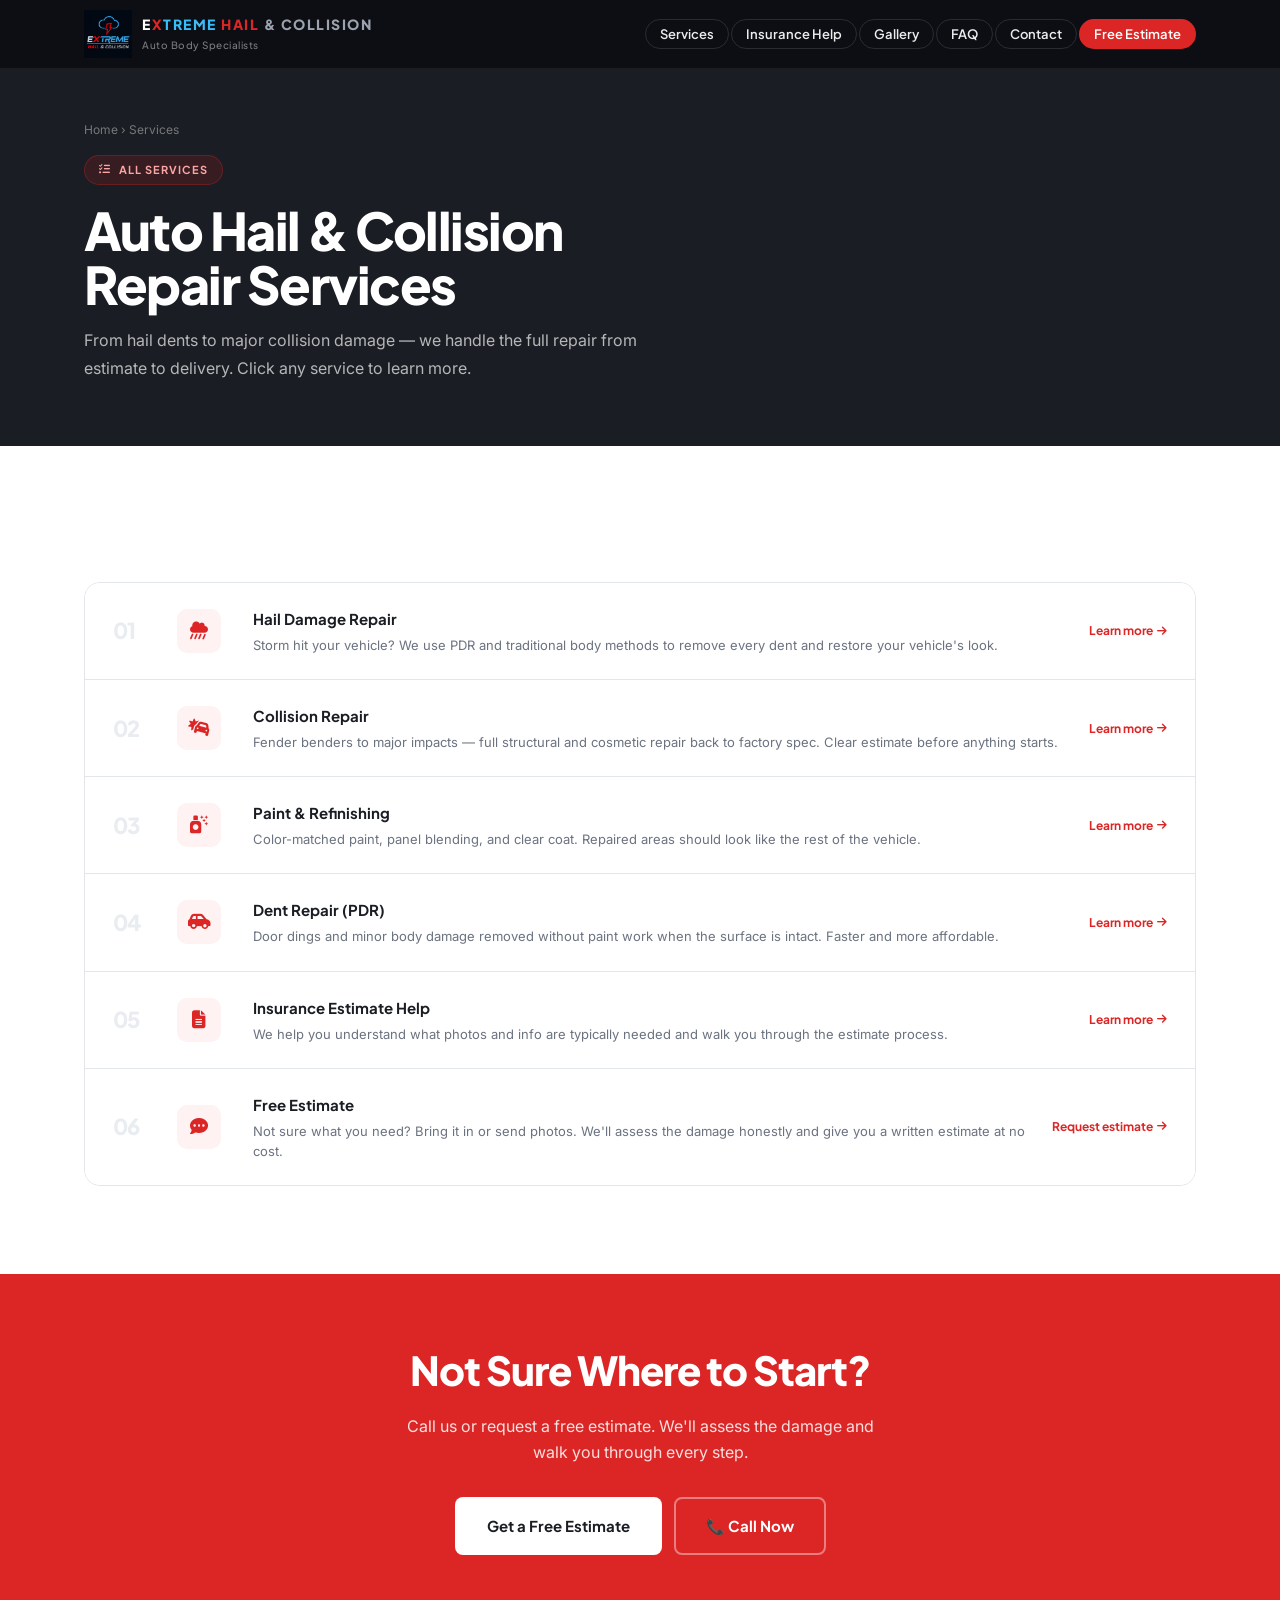
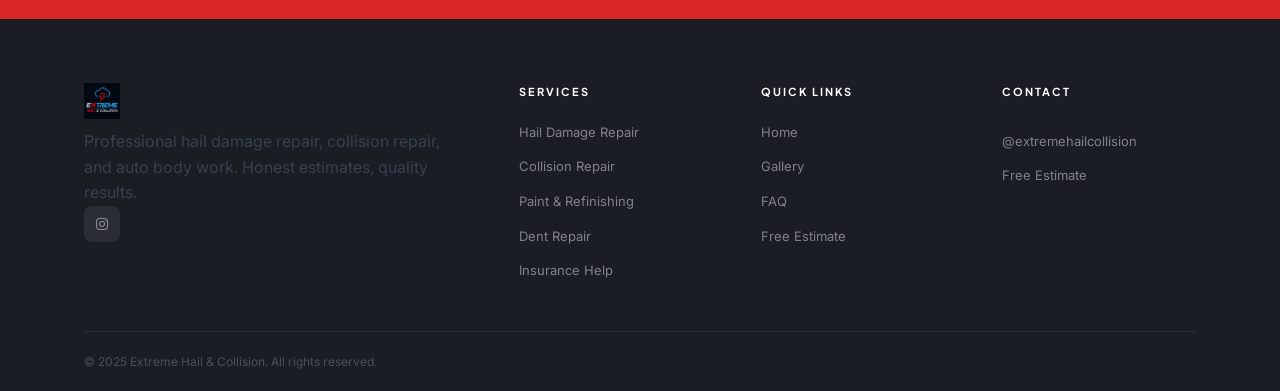
<file: services.html>
<!DOCTYPE html>
<html lang="en">
<head>
  <meta charset="UTF-8"/><meta name="viewport" content="width=device-width, initial-scale=1.0"/>
  <meta name="description" content="Auto body repair services — hail damage repair, collision repair, paint refinishing, dent repair, and insurance estimate help. All makes and models. Free estimates available."/>
  <title>Auto Body Repair Services | Extreme Hail & Collision</title>
  <meta property="og:title" content="Our Services — Extreme Hail & Collision"/>
  <meta property="og:description" content="Hail damage repair, collision repair, paintless dent removal, paint refinishing, and insurance estimate help. Free estimates."/>
  <meta name="robots" content="index, follow"/>
  <link rel="stylesheet" href="css/styles.css"/>
  <link rel="preconnect" href="https://fonts.googleapis.com"/>
  <link href="https://fonts.googleapis.com/css2?family=Plus+Jakarta+Sans:wght@400;500;600;700;800&family=Inter:wght@400;500;600&display=swap" rel="stylesheet"/>
  <link rel="stylesheet" href="https://cdnjs.cloudflare.com/ajax/libs/font-awesome/6.5.1/css/all.min.css"/>
</head>
<body>
<nav class="nav" id="nav">
  <div class="nav-inner">
    <a href="index.html" class="logo">
      <img src="images/1.png" alt="Extreme Hail &amp; Collision" style="height:48px;width:auto;display:block;"/>
      <div style="line-height:1.3;">
        <span style="font-family:var(--hd);font-size:14px;font-weight:800;letter-spacing:1.5px;text-transform:uppercase;display:block;"><span style="color:white;">E</span><span style="color:#DC2626;">X</span><span style="color:#38BDF8;">TREME</span> <span style="color:#DC2626;">HAIL</span> <span style="color:#9CA3AF;">&amp; COLLISION</span></span>
        <span style="font-size:10px;color:rgba(255,255,255,0.45);letter-spacing:0.5px;font-family:var(--hd);font-weight:500;">Auto Body Specialists</span>
      </div>
    </a>
    <a href="tel:PHONENUMBER" class="nav-phone"><!-- REPLACE: phone --></a>
    <button class="nav-toggle" id="navToggle"><span></span><span></span><span></span></button>
    <ul class="nav-links" id="navLinks">
      <li><a href="services.html">Services</a></li>
      <li><a href="insurance.html">Insurance Help</a></li>
      <li><a href="gallery.html">Gallery</a></li>
      <li><a href="faq.html">FAQ</a></li>
      <li><a href="contact.html">Contact</a></li>
      <li class="nav-cta"><a href="contact.html">Free Estimate</a></li>
    </ul>
  </div>
</nav>

<section class="page-hero">
  <div class="container">
    <div class="breadcrumb"><a href="index.html">Home</a> › Services</div>
    <div class="page-hero-eyebrow"><i class="fa-solid fa-list-check"></i> All Services</div>
    <h1>Auto Hail &amp; Collision<br>Repair Services</h1>
    <p>From hail dents to major collision damage — we handle the full repair from estimate to delivery. Click any service to learn more.</p>
  </div>
</section>

<section class="section">
  <div class="container">
    <div class="svc-list">
      <a href="hail-repair.html" class="svc-row anim anim-up" style="transition-delay:0s">
        <span class="svc-row-num">01</span>
        <div class="svc-row-ico"><i class="fa-solid fa-cloud-showers-heavy"></i></div>
        <div class="svc-row-body"><h3>Hail Damage Repair</h3><p>Storm hit your vehicle? We use PDR and traditional body methods to remove every dent and restore your vehicle's look.</p></div>
        <span class="svc-row-link">Learn more <i class="fa-solid fa-arrow-right" style="font-size:11px;"></i></span>
      </a>
      <a href="collision-repair.html" class="svc-row anim anim-up" style="transition-delay:0.05s">
        <span class="svc-row-num">02</span>
        <div class="svc-row-ico"><i class="fa-solid fa-car-burst"></i></div>
        <div class="svc-row-body"><h3>Collision Repair</h3><p>Fender benders to major impacts — full structural and cosmetic repair back to factory spec. Clear estimate before anything starts.</p></div>
        <span class="svc-row-link">Learn more <i class="fa-solid fa-arrow-right" style="font-size:11px;"></i></span>
      </a>
      <a href="paint-refinish.html" class="svc-row anim anim-up" style="transition-delay:0.1s">
        <span class="svc-row-num">03</span>
        <div class="svc-row-ico"><i class="fa-solid fa-spray-can-sparkles"></i></div>
        <div class="svc-row-body"><h3>Paint &amp; Refinishing</h3><p>Color-matched paint, panel blending, and clear coat. Repaired areas should look like the rest of the vehicle.</p></div>
        <span class="svc-row-link">Learn more <i class="fa-solid fa-arrow-right" style="font-size:11px;"></i></span>
      </a>
      <a href="dent-repair.html" class="svc-row anim anim-up" style="transition-delay:0.15s">
        <span class="svc-row-num">04</span>
        <div class="svc-row-ico"><i class="fa-solid fa-car-side"></i></div>
        <div class="svc-row-body"><h3>Dent Repair (PDR)</h3><p>Door dings and minor body damage removed without paint work when the surface is intact. Faster and more affordable.</p></div>
        <span class="svc-row-link">Learn more <i class="fa-solid fa-arrow-right" style="font-size:11px;"></i></span>
      </a>
      <a href="insurance.html" class="svc-row anim anim-up" style="transition-delay:0.2s">
        <span class="svc-row-num">05</span>
        <div class="svc-row-ico"><i class="fa-solid fa-file-lines"></i></div>
        <div class="svc-row-body"><h3>Insurance Estimate Help</h3><p>We help you understand what photos and info are typically needed and walk you through the estimate process.</p></div>
        <span class="svc-row-link">Learn more <i class="fa-solid fa-arrow-right" style="font-size:11px;"></i></span>
      </a>
      <a href="contact.html" class="svc-row anim anim-up" style="transition-delay:0.25s">
        <span class="svc-row-num">06</span>
        <div class="svc-row-ico"><i class="fa-solid fa-comment-dots"></i></div>
        <div class="svc-row-body"><h3>Free Estimate</h3><p>Not sure what you need? Bring it in or send photos. We'll assess the damage honestly and give you a written estimate at no cost.</p></div>
        <span class="svc-row-link">Request estimate <i class="fa-solid fa-arrow-right" style="font-size:11px;"></i></span>
      </a>
    </div>
  </div>
</section>

<div class="cta-band">
  <div class="container">
    <h2>Not Sure Where to Start?</h2>
    <p>Call us or request a free estimate. We'll assess the damage and walk you through every step.</p>
    <div class="btn-cta-row">
      <a href="contact.html" class="btn btn-white" style="padding:15px 30px;font-size:15px;">Get a Free Estimate</a>
      <a href="tel:PHONENUMBER" class="btn btn-outline-white" style="padding:15px 30px;font-size:15px;">📞 Call Now</a>
    </div>
  </div>
</div>

<footer class="footer">
  <div class="container">
    <div class="footer-grid">
      <div>
        <div style="display:flex;align-items:center;gap:10px;margin-bottom:10px;">
          <img src="images/1.png" alt="Extreme Hail &amp; Collision" style="height:36px;width:auto;"/>
        </div>
        <p class="footer-brand">Professional hail damage repair, collision repair, and auto body work. Honest estimates, quality results.</p>
        <div class="footer-social"><a href="https://www.instagram.com/extremehailcollision/" target="_blank" rel="noopener" class="f-social"><i class="fa-brands fa-instagram"></i></a></div>
      </div>
      <div class="footer-col"><h4>Services</h4><ul class="footer-links">
        <li><a href="hail-repair.html">Hail Damage Repair</a></li>
        <li><a href="collision-repair.html">Collision Repair</a></li>
        <li><a href="paint-refinish.html">Paint &amp; Refinishing</a></li>
        <li><a href="dent-repair.html">Dent Repair</a></li>
        <li><a href="insurance.html">Insurance Help</a></li>
      </ul></div>
      <div class="footer-col"><h4>Quick Links</h4><ul class="footer-links">
        <li><a href="index.html">Home</a></li>
        <li><a href="gallery.html">Gallery</a></li>
        <li><a href="faq.html">FAQ</a></li>
        <li><a href="contact.html">Free Estimate</a></li>
      </ul></div>
      <div class="footer-col"><h4>Contact</h4><ul class="footer-links">
        <li><a href="tel:PHONENUMBER"><!-- REPLACE: phone --></a></li>
        <li><a href="https://www.instagram.com/extremehailcollision/" target="_blank">@extremehailcollision</a></li>
        <li><a href="contact.html">Free Estimate</a></li>
      </ul></div>
    </div>
    <div class="footer-bottom"><span>© 2025 Extreme Hail &amp; Collision. All rights reserved.</span></div>
  </div>
</footer>
<a href="contact.html" class="mobile-fab">Free Estimate ⚡</a>
<script src="js/main.js"></script>
</body>
</html>
</file>
<file: css/styles.css>
/* =========================================================
   Extreme Hail & Collision
   Light/professional auto body shop design
   Red accent, dark charcoal contrast sections
========================================================= */
*,*::before,*::after{box-sizing:border-box;margin:0;padding:0;}
:root{
  --red:     #DC2626;
  --red-dk:  #B91C1C;
  --dark:    #1A1D23;
  --dark2:   #252930;
  --white:   #FFFFFF;
  --light:   #F5F6F8;
  --border:  #E2E5EA;
  --text:    #374151;
  --muted:   #6B7280;
  --hd:      'Plus Jakarta Sans',sans-serif;
  --bd:      'Inter',sans-serif;
  --ease:    0.22s ease;
  --r:       10px;
  --r2:      16px;
  --sh:      0 2px 12px rgba(0,0,0,0.08);
  --sh-md:   0 6px 28px rgba(0,0,0,0.12);
}
html{scroll-behavior:smooth;}
body{font-family:var(--bd);color:var(--text);background:var(--white);overflow-x:hidden;line-height:1.6;}

/* Utility */
.container{max-width:1160px;margin:0 auto;padding:0 24px;}
.section{padding:88px 0;}
.section-light{background:var(--light);}
.section-dark{background:var(--dark);color:white;}
.text-center{text-align:center;}
.eyebrow{font-family:var(--hd);font-size:11px;font-weight:700;letter-spacing:2.5px;text-transform:uppercase;color:var(--red);margin-bottom:14px;display:block;}
.section-h2{font-family:var(--hd);font-size:clamp(26px,4vw,42px);font-weight:800;color:var(--dark);letter-spacing:-1px;line-height:1.1;margin-bottom:14px;}
.section-h2.white{color:white;}
.section-sub{font-size:16px;color:var(--muted);max-width:560px;line-height:1.75;}
.section-sub.center{margin:0 auto 48px;}

/* Buttons */
.btn{display:inline-flex;align-items:center;gap:8px;padding:13px 26px;border-radius:8px;font-family:var(--hd);font-size:14px;font-weight:700;text-decoration:none;transition:var(--ease);cursor:pointer;border:2px solid transparent;white-space:nowrap;}
.btn-red{background:var(--red);color:white;}
.btn-red:hover{background:var(--red-dk);transform:translateY(-1px);box-shadow:0 6px 20px rgba(220,38,38,0.35);}
.btn-outline{background:transparent;color:var(--dark);border-color:var(--border);}
.btn-outline:hover{background:var(--light);border-color:#CBD0D8;}
.btn-white{background:white;color:var(--dark);}
.btn-white:hover{background:#F0F2F5;}
.btn-outline-white{background:transparent;color:white;border-color:rgba(255,255,255,0.4);}
.btn-outline-white:hover{background:rgba(255,255,255,0.08);border-color:rgba(255,255,255,0.7);}

/* Navbar — dark to match logo background */
.nav{position:fixed;top:0;left:0;right:0;z-index:1000;background:#0C0E14;border-bottom:1px solid rgba(255,255,255,0.06);transition:box-shadow .3s;}
.nav.scrolled{box-shadow:0 2px 16px rgba(0,0,0,0.4);}
.nav-inner{max-width:1160px;margin:0 auto;padding:0 24px;height:68px;display:flex;align-items:center;gap:24px;}
.logo{display:flex;align-items:center;gap:10px;text-decoration:none;flex-shrink:0;}
.logo-icon{width:38px;height:38px;border-radius:8px;background:var(--red);display:flex;align-items:center;justify-content:center;font-size:18px;color:white;}
.logo-name{font-family:var(--hd);font-size:15px;font-weight:800;color:white;letter-spacing:-0.3px;line-height:1.2;}
.logo-tag{font-size:10px;color:rgba(255,255,255,0.45);font-weight:500;display:block;letter-spacing:.3px;}
.nav-phone{font-family:var(--hd);font-size:14px;font-weight:700;color:#FCA5A5;text-decoration:none;margin-left:auto;}
.nav-links{display:flex;align-items:center;gap:2px;list-style:none;}
.nav-links a{font-family:var(--hd);font-size:13px;font-weight:600;color:rgba(255,255,255,0.92);text-decoration:none;padding:6px 14px;border-radius:100px;border:1px solid rgba(255,255,255,0.12);transition:var(--ease);}
.nav-links a:hover{color:white;background:rgba(255,255,255,0.1);border-color:rgba(255,255,255,0.28);}
.nav-cta a{background:var(--red)!important;color:white!important;border-radius:100px!important;border-color:transparent!important;}
.nav-cta a:hover{background:var(--red-dk)!important;}
.nav-toggle{display:none;flex-direction:column;gap:5px;background:none;border:none;cursor:pointer;margin-left:auto;}
.nav-toggle span{display:block;width:22px;height:2px;background:white;border-radius:2px;}

/* Hero */
.hero{
  min-height:92vh;display:flex;align-items:center;position:relative;overflow:hidden;
  background:
    linear-gradient(to right,rgba(12,14,18,0.92) 40%,rgba(12,14,18,0.55) 100%),
    url('https://images.pexels.com/photos/3807386/pexels-photo-3807386.jpeg?auto=compress&cs=tinysrgb&w=1600') center/cover no-repeat;
  padding-top:68px;
}
.hero-inner{position:relative;z-index:1;padding:72px 0 80px;max-width:640px;}
.nav-social{width:34px;height:34px;border-radius:8px;display:flex;align-items:center;justify-content:center;font-size:16px;color:white;text-decoration:none;transition:transform .2s ease,opacity .2s ease;flex-shrink:0;margin-left:8px;}
.nav-social:hover{transform:scale(1.1);}
.nav-social.instagram{background:radial-gradient(circle at 30% 110%,#f09433 0%,#e6683c 25%,#dc2743 50%,#cc2366 75%,#bc1888 100%);}
.hero-label{display:inline-flex;align-items:center;gap:8px;background:rgba(220,38,38,0.15);border:1px solid rgba(220,38,38,0.35);border-radius:100px;padding:6px 14px;font-family:var(--hd);font-size:11px;font-weight:700;color:#FCA5A5;letter-spacing:1px;text-transform:uppercase;margin-bottom:24px;}
.hero-h1{font-family:var(--hd);font-size:clamp(36px,6vw,64px);font-weight:800;color:white;line-height:1.0;letter-spacing:-2px;margin-bottom:20px;}
.hero-h1 span{color:#FCA5A5;}
.hero-p{font-size:17px;color:rgba(255,255,255,0.8);line-height:1.75;max-width:520px;margin-bottom:36px;}
.hero-ctas{display:flex;gap:12px;flex-wrap:wrap;margin-bottom:48px;}
.hero-trust{display:flex;flex-wrap:wrap;gap:20px;}
.ht{display:flex;align-items:center;gap:8px;font-size:13px;font-weight:600;color:rgba(255,255,255,0.65);font-family:var(--hd);}
.ht-check{width:20px;height:20px;border-radius:50%;background:rgba(220,38,38,0.2);border:1px solid rgba(220,38,38,0.4);display:flex;align-items:center;justify-content:center;font-size:10px;color:#FCA5A5;flex-shrink:0;}

/* Trust bar */
.trust-bar{background:var(--dark);border-bottom:1px solid var(--dark2);}
.trust-bar-inner{max-width:1160px;margin:0 auto;padding:0 24px;display:grid;grid-template-columns:repeat(5,1fr);}
.ti{display:flex;align-items:center;gap:12px;padding:20px 16px;border-right:1px solid rgba(255,255,255,0.07);}
.ti:last-child{border-right:none;}
.ti-icon{font-size:18px;flex-shrink:0;color:rgba(255,255,255,0.65);width:22px;text-align:center;}
.ti-text strong{display:block;font-family:var(--hd);font-size:12px;font-weight:700;color:white;margin-bottom:2px;}
.ti-text span{font-size:11px;color:rgba(255,255,255,0.45);}

/* Page hero (inner pages) */
.page-hero{background:var(--dark);padding:120px 0 64px;}
.page-hero .breadcrumb{font-size:12px;color:rgba(255,255,255,0.4);margin-bottom:16px;}
.page-hero .breadcrumb a{color:rgba(255,255,255,0.4);text-decoration:none;}
.page-hero .breadcrumb a:hover{color:var(--red);}
.page-hero-eyebrow,.page-hero-tag{display:inline-flex;align-items:center;gap:8px;background:rgba(220,38,38,0.15);border:1px solid rgba(220,38,38,0.3);border-radius:100px;padding:5px 14px;font-family:var(--hd);font-size:11px;font-weight:700;color:#FCA5A5;text-transform:uppercase;letter-spacing:1px;margin-bottom:18px;}
.page-hero h1{font-family:var(--hd);font-size:clamp(30px,5vw,52px);font-weight:800;color:white;letter-spacing:-1.5px;line-height:1.05;margin-bottom:14px;}
.page-hero p{font-size:16px;color:rgba(255,255,255,0.68);max-width:580px;line-height:1.75;}
.page-hero-ctas{display:flex;gap:12px;flex-wrap:wrap;margin-top:28px;}

/* Service rows — horizontal numbered */
.svc-list{display:flex;flex-direction:column;gap:0;margin-top:48px;border:1px solid var(--border);border-radius:var(--r2);overflow:hidden;background:white;}
.svc-row{display:grid;grid-template-columns:64px 52px 1fr auto;align-items:center;gap:0;padding:24px 28px;background:white;border-bottom:1px solid var(--border);text-decoration:none;transition:background .22s ease;position:relative;}
.svc-row:last-child{border-bottom:none;}
.svc-row:hover{background:#FAFAFA;}
.svc-row::before{content:'';position:absolute;left:0;top:0;bottom:0;width:3px;background:var(--red);transform:scaleY(0);transform-origin:bottom;transition:transform .3s ease;}
.svc-row:hover::before{transform:scaleY(1);}
.svc-row-num{font-family:var(--hd);font-size:22px;font-weight:800;color:#E9ECF0;letter-spacing:-1px;transition:color .22s ease;}
.svc-row:hover .svc-row-num{color:#FECACA;}
.svc-row-ico{width:44px;height:44px;border-radius:10px;background:#FEF2F2;display:flex;align-items:center;justify-content:center;font-size:18px;color:var(--red);flex-shrink:0;}
.svc-row-body{padding:0 24px;}
.svc-row-body h3{font-family:var(--hd);font-size:15px;font-weight:700;color:var(--dark);margin-bottom:4px;}
.svc-row-body p{font-size:13px;color:var(--muted);line-height:1.55;}
.svc-row-link{font-family:var(--hd);font-size:12px;font-weight:700;color:var(--red);display:flex;align-items:center;gap:4px;white-space:nowrap;transition:gap .2s ease;}
.svc-row:hover .svc-row-link{gap:8px;}

/* Process steps */
.process-row{display:grid;grid-template-columns:repeat(3,1fr);gap:0;margin-top:52px;position:relative;}
.process-row::before{content:'';position:absolute;top:28px;left:16.5%;right:16.5%;height:2px;background:var(--border);z-index:0;}
.pstep{text-align:center;padding:0 20px;position:relative;z-index:1;}
.ps-num{width:56px;height:56px;border-radius:50%;background:var(--red);color:white;font-family:var(--hd);font-size:20px;font-weight:800;display:flex;align-items:center;justify-content:center;margin:0 auto 20px;box-shadow:0 0 0 8px white,0 0 0 9px #FEE2E2;}
.pstep h3{font-family:var(--hd);font-size:16px;font-weight:700;color:var(--dark);margin-bottom:8px;}
.pstep p{font-size:13px;color:var(--muted);line-height:1.65;}

/* About split */
.about-grid{display:grid;grid-template-columns:1fr 1fr;gap:72px;align-items:center;}
.about-photo{border-radius:var(--r2);overflow:hidden;height:480px;position:relative;}
.about-photo img{width:100%;height:100%;object-fit:cover;display:block;}
.about-stat{position:absolute;bottom:24px;left:24px;background:var(--red);color:white;border-radius:var(--r);padding:16px 20px;box-shadow:var(--sh-md);}
.about-stat .num{font-family:var(--hd);font-size:28px;font-weight:800;line-height:1;}
.about-stat .lbl{font-size:10px;font-weight:700;letter-spacing:1.5px;text-transform:uppercase;margin-top:4px;opacity:.85;}
.about-text p{font-size:15px;color:var(--text);line-height:1.85;margin-bottom:18px;}
.about-checks{display:flex;flex-direction:column;gap:11px;margin:22px 0;}
.ach{display:flex;align-items:flex-start;gap:10px;font-size:14px;color:var(--text);}
.ach i{color:var(--red);font-size:13px;margin-top:2px;flex-shrink:0;}

/* Why items — horizontal, no boxes */
.why-list{display:grid;grid-template-columns:1fr 1fr;gap:36px 56px;margin-top:52px;}
.why-item{display:flex;align-items:flex-start;gap:18px;}
.why-ico-wrap{width:46px;height:46px;border-radius:12px;background:rgba(220,38,38,0.14);border:1px solid rgba(220,38,38,0.28);display:flex;align-items:center;justify-content:center;flex-shrink:0;font-size:20px;color:#FCA5A5;}
.why-item h3{font-family:var(--hd);font-size:15px;font-weight:700;color:white;margin-bottom:6px;line-height:1.3;}
.why-item p{font-size:13px;color:rgba(255,255,255,0.52);line-height:1.7;}

/* Insurance section */
.insurance-section{background:var(--light);border-top:1px solid var(--border);border-bottom:1px solid var(--border);}
.ins-grid{display:grid;grid-template-columns:1fr 1fr;gap:72px;align-items:center;}
.ins-steps{display:flex;flex-direction:column;gap:20px;margin-top:28px;}
.ins-step{display:flex;align-items:flex-start;gap:16px;}
.ins-num{width:34px;height:34px;border-radius:50%;background:var(--red);color:white;font-family:var(--hd);font-size:14px;font-weight:800;display:flex;align-items:center;justify-content:center;flex-shrink:0;margin-top:2px;}
.ins-step h4{font-family:var(--hd);font-size:15px;font-weight:700;color:var(--dark);margin-bottom:5px;}
.ins-step p{font-size:13px;color:var(--muted);line-height:1.65;}

/* Gallery */
.gallery-grid{display:grid;grid-template-columns:repeat(3,1fr);gap:14px;margin-top:48px;}
.gal-item{border-radius:var(--r);overflow:hidden;aspect-ratio:4/3;background:#F0F2F5;border:1px solid var(--border);cursor:pointer;position:relative;}
.gal-item img{width:100%;height:100%;object-fit:cover;display:block;transition:transform .4s ease;}
.gal-item:hover img{transform:scale(1.05);}
.gal-placeholder{width:100%;height:100%;display:flex;flex-direction:column;align-items:center;justify-content:center;gap:10px;}
.gal-placeholder i{font-size:28px;color:#CBD0D8;}
.gal-placeholder span{font-size:12px;font-family:var(--hd);font-weight:600;color:var(--muted);}
.gal-overlay{position:absolute;inset:0;background:rgba(26,29,35,0.7);display:flex;align-items:flex-end;padding:16px;opacity:0;transition:var(--ease);}
.gal-item:hover .gal-overlay{opacity:1;}
.gal-label{font-family:var(--hd);font-size:13px;font-weight:700;color:white;}

/* Reviews */
.rev-placeholder{text-align:center;padding:48px;background:var(--light);border:1px solid var(--border);border-radius:var(--r2);}

/* FAQ */
.faq-list{max-width:740px;margin:48px auto 0;display:flex;flex-direction:column;gap:10px;}
.faq-item{background:white;border:1px solid var(--border);border-radius:var(--r);overflow:hidden;transition:border-color var(--ease);}
.faq-item.open{border-color:#CBD0D8;}
.faq-q{width:100%;background:none;border:none;text-align:left;padding:18px 22px;font-family:var(--hd);font-size:14px;font-weight:700;color:var(--dark);cursor:pointer;display:flex;justify-content:space-between;align-items:center;gap:16px;transition:var(--ease);}
.faq-q:hover{color:var(--red);}
.faq-icon{font-size:18px;color:var(--red);flex-shrink:0;transition:transform .25s;}
.faq-item.open .faq-icon{transform:rotate(45deg);}
.faq-a{max-height:0;overflow:hidden;transition:max-height .35s ease;}
.faq-a p{padding:0 22px 18px;font-size:14px;color:var(--muted);line-height:1.8;}

/* Quote form */
.quote-section{background:var(--dark);}
.quote-grid{display:grid;grid-template-columns:1.2fr 1fr;gap:64px;align-items:start;}
/* Light-background form card (used on contact.html) */
.quote-form-card{background:white;border:1.5px solid var(--border);border-radius:var(--r2);padding:36px;box-shadow:0 2px 16px rgba(0,0,0,0.06);}
.quote-form-card .form-group label{color:var(--g400);}
.quote-form-card .form-group input,.quote-form-card .form-group select,.quote-form-card .form-group textarea{color:var(--dark);background:var(--light);border:1.5px solid var(--border);}
.quote-form-card .form-group input::placeholder,.quote-form-card .form-group textarea::placeholder{color:var(--g400);}
.quote-form-card .form-group input:focus,.quote-form-card .form-group select:focus,.quote-form-card .form-group textarea:focus{border-color:var(--red);background:white;}
.quote-form-card .form-group select option{background:white;color:var(--dark);}
/* Dark-background form (original, used inside .quote-section) */
.quote-form{background:rgba(255,255,255,0.04);border:1px solid rgba(255,255,255,0.1);border-radius:var(--r2);padding:36px;}
.form-grid{display:grid;grid-template-columns:1fr 1fr;gap:14px;}
.form-group{display:flex;flex-direction:column;gap:5px;}
.form-group.full{grid-column:1/-1;}
.form-group label{font-family:var(--hd);font-size:11px;font-weight:700;color:rgba(255,255,255,0.55);text-transform:uppercase;letter-spacing:.5px;}
.form-group input,.form-group select,.form-group textarea{padding:11px 14px;border:1.5px solid rgba(255,255,255,0.12);border-radius:8px;font-family:var(--bd);font-size:14px;color:white;background:rgba(255,255,255,0.06);transition:var(--ease);outline:none;}
.form-group input::placeholder,.form-group textarea::placeholder{color:rgba(255,255,255,0.25);}
.form-group input:focus,.form-group select:focus,.form-group textarea:focus{border-color:var(--red);background:rgba(220,38,38,0.06);}
.form-group select option{background:var(--dark);color:white;}
.form-group textarea{resize:vertical;min-height:100px;}
.quote-info{display:flex;flex-direction:column;gap:16px;}
/* Info sidebar cards — dark style for contrast against light form */
.qi,.qi-card{background:var(--dark);border:1px solid rgba(255,255,255,0.08);border-radius:var(--r);padding:20px;}
.qi h3,.qi h4,.qi-card h3,.qi-card h4{font-family:var(--hd);font-size:11px;font-weight:700;color:var(--red);text-transform:uppercase;letter-spacing:1.5px;margin-bottom:7px;}
.qi p,.qi a,.qi-card p,.qi-card a{font-size:14px;color:rgba(255,255,255,0.65);text-decoration:none;line-height:1.65;display:block;}
.qi a:hover,.qi-card a:hover{color:white;}
.qi-phone{background:var(--red);border-radius:var(--r);padding:22px;text-align:center;}
.qi-phone h3,.qi-phone h4{font-family:var(--hd);font-size:11px;font-weight:700;color:rgba(255,255,255,0.7);text-transform:uppercase;letter-spacing:1.5px;margin-bottom:6px;}
.qi-phone a{font-family:var(--hd);font-size:24px;font-weight:800;color:white;text-decoration:none;display:block;}

/* CTA band */
.cta-band{background:var(--red);padding:64px 0;text-align:center;}
.cta-band h2{font-family:var(--hd);font-size:clamp(24px,4vw,40px);font-weight:800;color:white;letter-spacing:-1px;margin-bottom:12px;}
.cta-band p{font-size:16px;color:rgba(255,255,255,0.85);max-width:480px;margin:0 auto 32px;}
.cta-band .btn-cta-row{display:flex;gap:12px;justify-content:center;flex-wrap:wrap;}

/* Service detail feat */
.feat-grid{display:grid;grid-template-columns:1fr 1fr;gap:64px;align-items:center;}
.feat-photo{border-radius:var(--r2);overflow:hidden;height:420px;}
.feat-photo img{width:100%;height:100%;object-fit:cover;display:block;}
.feat-placeholder{width:100%;height:100%;background:#F0F2F5;display:flex;flex-direction:column;align-items:center;justify-content:center;gap:12px;}
.feat-placeholder i{font-size:48px;color:#CBD0D8;}
.feat-placeholder span{font-size:13px;color:var(--muted);font-family:var(--hd);font-weight:600;}
.feat-eyebrow{font-family:var(--hd);font-size:11px;font-weight:700;letter-spacing:2px;text-transform:uppercase;color:var(--red);margin-bottom:14px;display:block;}
.feat-content h2{font-family:var(--hd);font-size:clamp(22px,3.5vw,36px);font-weight:800;color:var(--dark);letter-spacing:-1px;margin-bottom:14px;line-height:1.1;}
.feat-content p{font-size:15px;color:var(--text);line-height:1.8;margin-bottom:18px;}
.feat-checks{display:flex;flex-direction:column;gap:10px;margin-bottom:28px;}
/* fc = light sections, fl = dark sections */
.fc{display:flex;align-items:center;gap:10px;font-size:14px;color:var(--text);font-family:var(--hd);font-weight:600;}
.fc i{color:var(--red);font-size:13px;flex-shrink:0;}
.fl{display:flex;align-items:center;gap:10px;font-size:14px;color:rgba(255,255,255,0.88);font-family:var(--hd);font-weight:600;line-height:1.5;}
.fl i{color:#FCA5A5;font-size:13px;flex-shrink:0;}
.fc i{color:var(--red);font-size:13px;flex-shrink:0;}

/* Footer */
.footer{background:var(--dark);padding:64px 0 0;}
.footer-grid{display:grid;grid-template-columns:2fr 1fr 1fr 1fr;gap:48px;padding-bottom:48px;border-bottom:1px solid rgba(255,255,255,0.07);}
.footer-brand p{font-size:14px;color:rgba(255,255,255,0.45);line-height:1.8;margin-top:14px;margin-bottom:22px;}
.footer-social{display:flex;gap:10px;}
.f-social{width:36px;height:36px;border-radius:8px;background:rgba(255,255,255,0.07);display:flex;align-items:center;justify-content:center;color:rgba(255,255,255,0.45);text-decoration:none;font-size:14px;transition:var(--ease);}
.f-social:hover{background:var(--red);color:white;}
.footer-col h4{font-family:var(--hd);font-size:11px;font-weight:700;color:white;letter-spacing:2px;text-transform:uppercase;margin-bottom:18px;}
.footer-links{list-style:none;display:flex;flex-direction:column;gap:9px;}
.footer-links a{color:rgba(255,255,255,0.45);text-decoration:none;font-size:13px;transition:var(--ease);}
.footer-links a:hover{color:rgba(255,255,255,0.9);padding-left:4px;}
.footer-bottom{display:flex;align-items:center;justify-content:space-between;padding:20px 0;font-size:12px;color:rgba(255,255,255,0.22);}

/* Animations */
.anim{opacity:0;transition:opacity .65s ease,transform .65s ease;}
.anim-up{transform:translateY(28px);}
.anim-left{transform:translateX(-36px);}
.anim-right{transform:translateX(36px);}
.anim.in{opacity:1;transform:none;}

/* Mobile FAB */
.mobile-fab{display:none;position:fixed;bottom:20px;right:20px;z-index:999;background:var(--red);color:white;font-family:var(--hd);font-size:13px;font-weight:700;padding:13px 20px;border-radius:100px;text-decoration:none;box-shadow:0 8px 24px rgba(220,38,38,0.4);transition:var(--ease);}

/* Responsive */
@media(max-width:1024px){
  .about-grid,.ins-grid,.feat-grid,.quote-grid{grid-template-columns:1fr;}
  .about-photo{display:none;}
  .why-list{grid-template-columns:1fr;}
  .svc-row{grid-template-columns:48px 44px 1fr auto;padding:20px 20px;}
  .gallery-grid{grid-template-columns:1fr 1fr;}
  .footer-grid{grid-template-columns:1fr 1fr;gap:32px;}
  .trust-bar-inner{grid-template-columns:1fr 1fr;}
  .ti:nth-child(2){border-right:none;}
  .ti:nth-child(3),.ti:nth-child(4),.ti:nth-child(5){border-top:1px solid rgba(255,255,255,0.07);}
  .ti:nth-child(4){border-right:none;}.ti:nth-child(5){border-right:none;}
  .process-row{grid-template-columns:1fr;gap:32px;}
  .process-row::before{display:none;}
}
@media(max-width:768px){
  .container{padding:0 18px;}
  .section{padding:60px 0;}
  .hero{min-height:auto;}
  .hero-inner{padding:56px 0 64px;}
  .hero-h1{font-size:clamp(30px,9vw,46px);letter-spacing:-1.5px;}
  .hero-ctas{flex-direction:row;gap:10px;flex-wrap:wrap;}
  .hero-ctas .btn{flex:1;justify-content:center;padding:13px 16px;}
  .svc-row{grid-template-columns:40px 40px 1fr;gap:0;}
  .svc-row-link{display:none;}
  .why-list{grid-template-columns:1fr;}
  .gallery-grid{grid-template-columns:1fr 1fr;}
  .footer-grid{grid-template-columns:1fr;}
  .form-grid{grid-template-columns:1fr;}
  .mobile-fab{display:flex;}
  .nav-phone{display:none;}
  .nav-social{display:none;}
  .nav-links{display:none;position:fixed;top:68px;left:0;right:0;background:white;border-bottom:1px solid var(--border);flex-direction:column;padding:16px;z-index:999;box-shadow:var(--sh-md);}
  .nav-links.open{display:flex;}
  .nav-links a{color:var(--dark)!important;font-size:16px;padding:12px 14px;}
  .nav-cta a{background:var(--red)!important;color:white!important;text-align:center;}
  .nav-toggle{display:flex;}
  .trust-bar-inner{grid-template-columns:1fr;}
  .ti{border-right:none!important;border-top:1px solid rgba(255,255,255,0.07)!important;}
  .ti:first-child{border-top:none!important;}
  .hero-trust{gap:12px;}
}
@media(max-width:480px){
  .gallery-grid{grid-template-columns:1fr;}
  .hero-ctas{flex-direction:column;}
  .hero-ctas .btn{width:100%;justify-content:center;}
}
</file>
